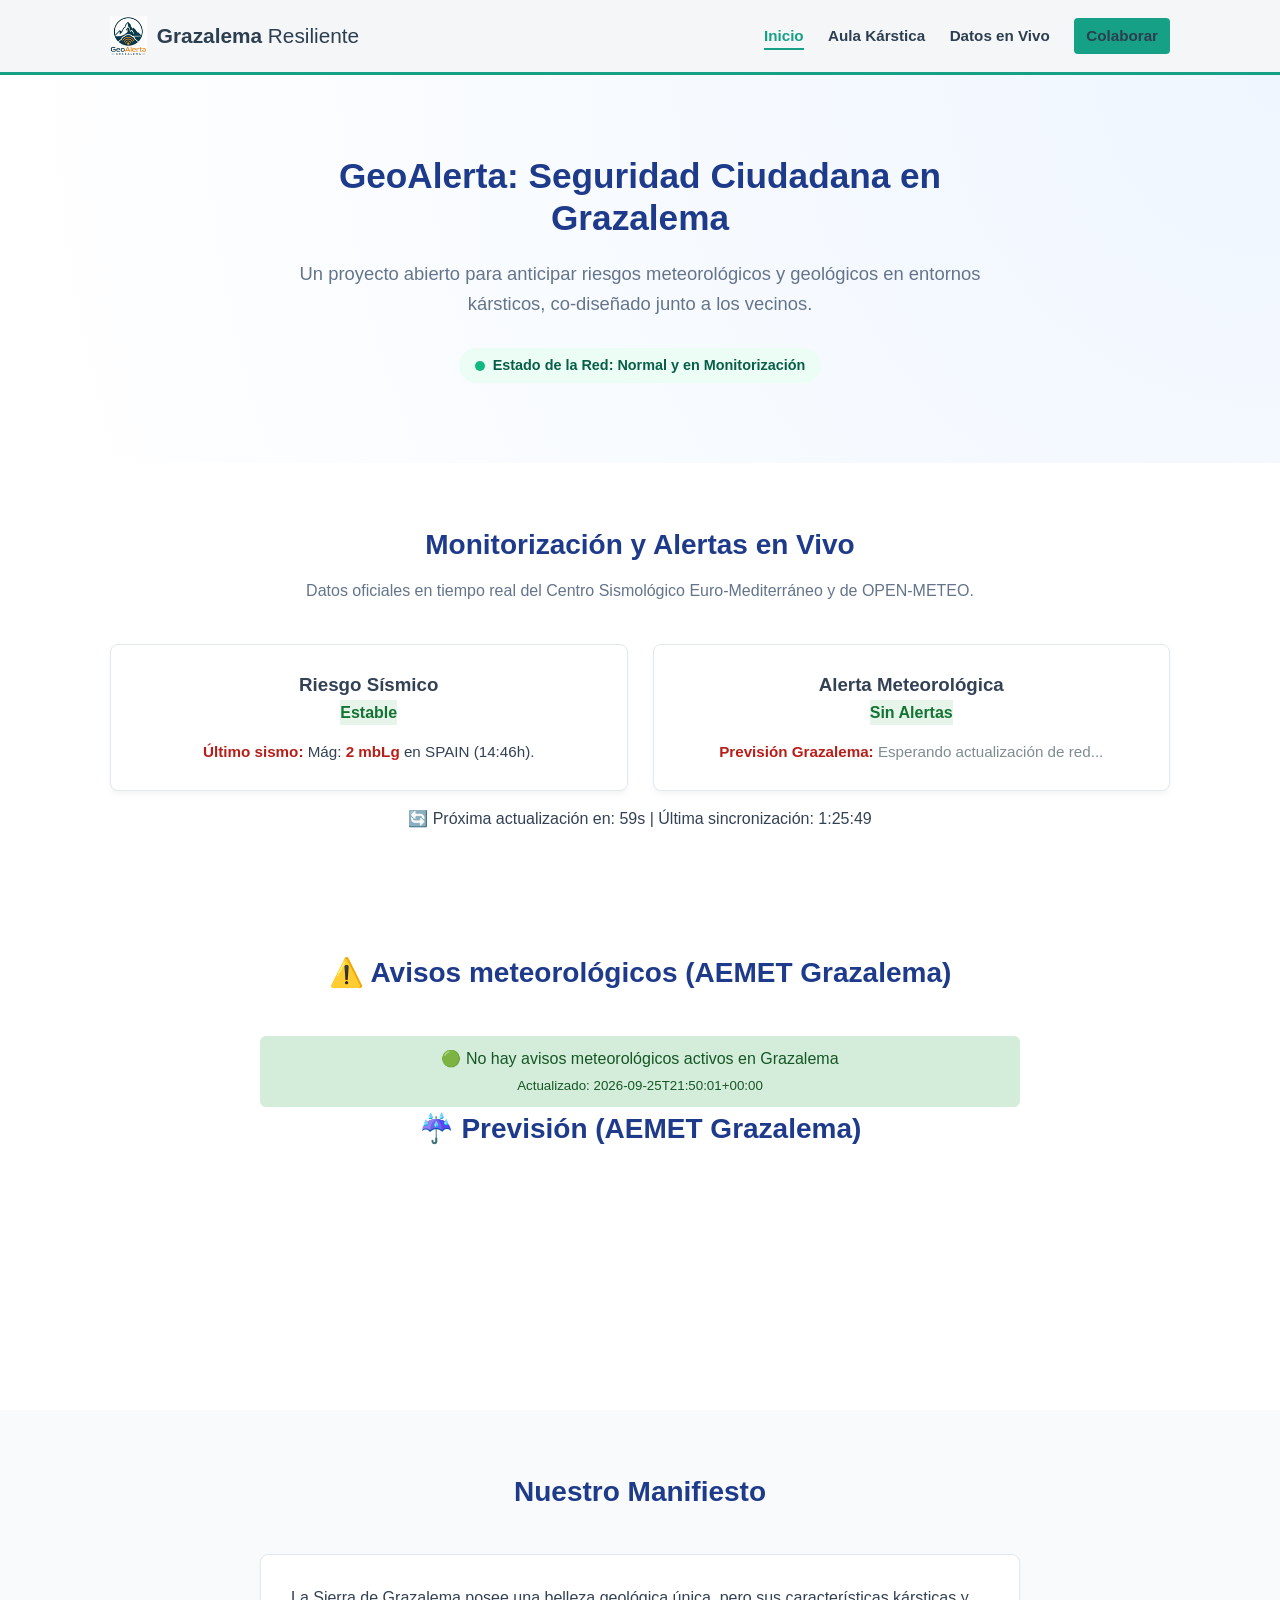
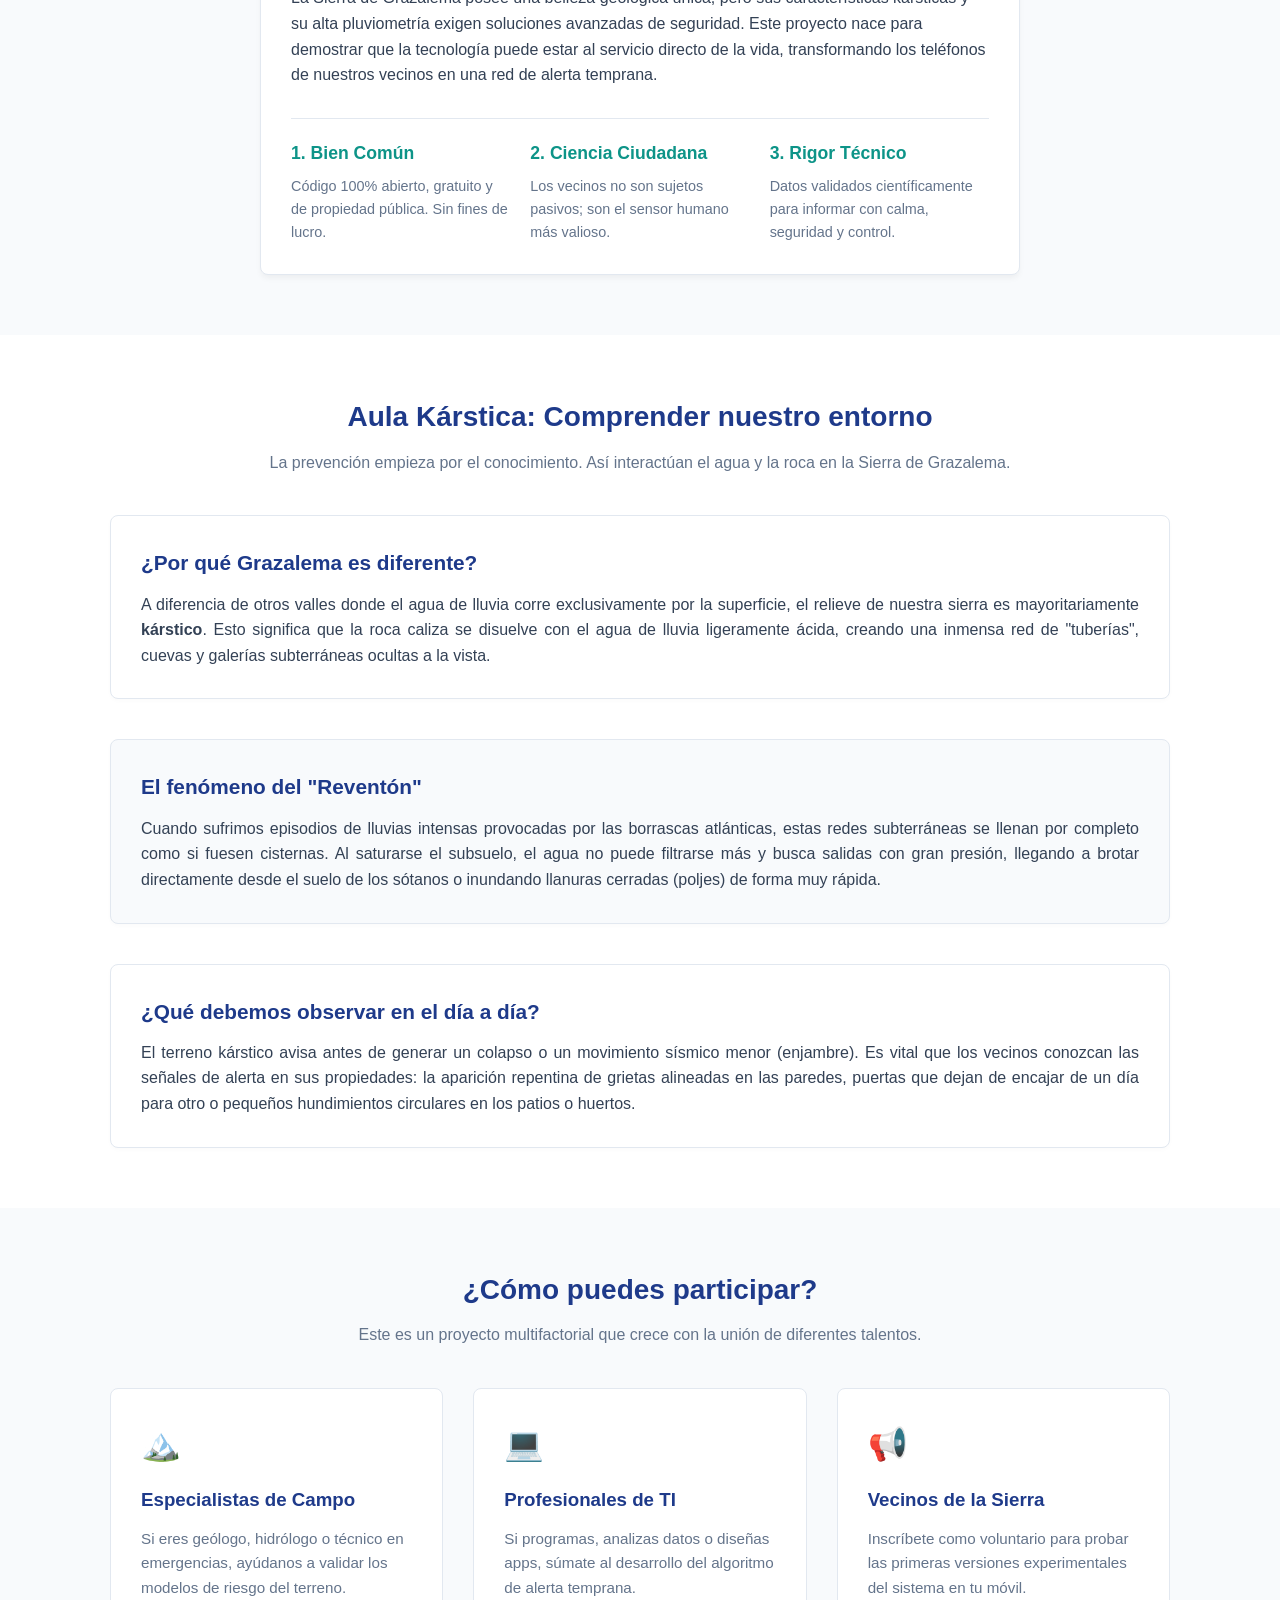
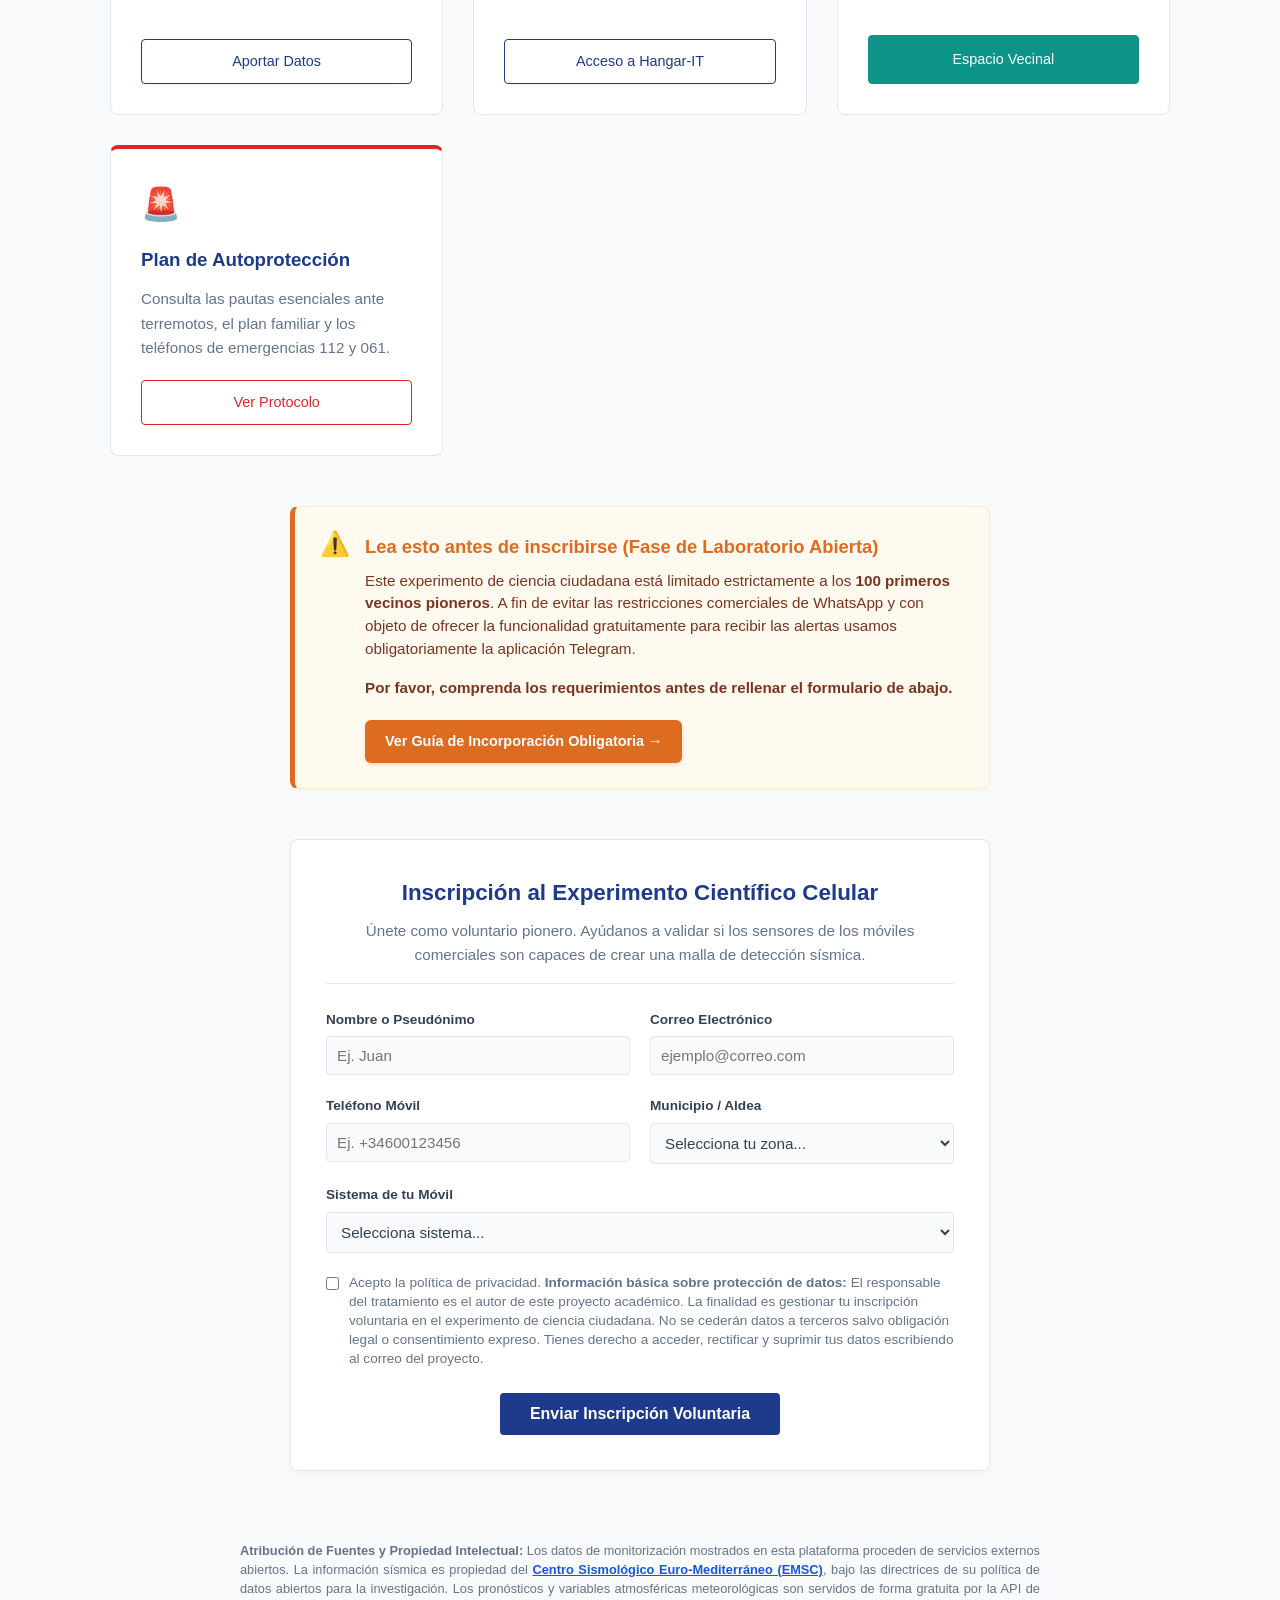
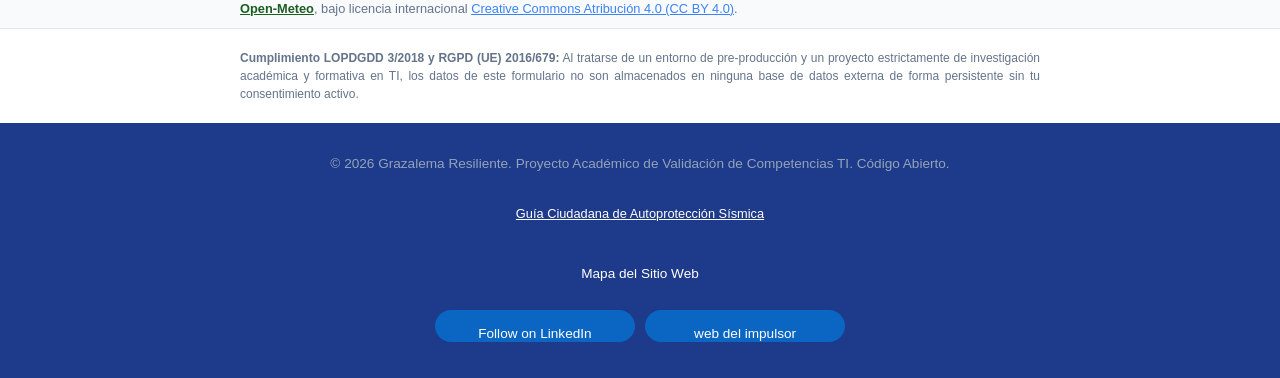
<file: index.html>
<!DOCTYPE html>
<html lang="es">
<head>
    <meta charset="UTF-8">
    <meta name="viewport" content="width=device-width, initial-scale=1.0">
    <title>Grazalema Resiliente - Plataforma de Ciencia Ciudadana</title>
	<meta name="description" content="GeoAlerta - Plataforma de ciencia colaborativa ciudadana para el seguimiento sísmico, alertas meteorológicas y riesgos kársticos en la Sierra de Grazalema.">
    <link rel="stylesheet" href="estilos.css">
</head>
<body>

    <header class="main-header">
        <div class="container header-flex">
            <!-- Bloque de marca único y depurado -->
           <div class="logo-geoalerta" style="display: flex; align-items: center; gap: 10px;">
        	<img src="logo-geoalerta.webp" alt="Logo GeoAlerta" class="brand-image" width="70" height="70">
        	<span style="font-size: 1.3rem; color: #2c3e50;"><strong>Grazalema</strong> Resiliente</span>
      	   </div>
            <nav class="main-nav">
                <a href="#inicio" class="active">Inicio</a>
                <a href="#aula">Aula Kárstica</a>
                <a href="#datos">Datos en Vivo</a>
                <a href="#colabora" class="btn-nav">Colaborar</a>
            </nav>
        </div>
    </header>


<main id="content" role="main">
    <!-- 2. HÉROE PRINCIPAL: TRANSMITE CONTROL Y PROPÓSITO -->
    <section id="inicio" class="hero-section">
        <div class="container container-narrow text-center">
            <h1>GeoAlerta: Seguridad Ciudadana en Grazalema</h1>
            <p class="subtitle">Un proyecto abierto para anticipar riesgos meteorológicos y geológicos en entornos kársticos, co-diseñado junto a los vecinos.</p>
            <div class="status-pill">
                <span class="status-dot green"></span> Estado de la Red: Normal y en Monitorización
            </div>
        </div>
    </section>

     <!-- 3. SECCIÓN DE DATOS EN TIEMPO REAL (Doble Conexión API: EMSC + OPEN-METEO) -->
 <section id="datos" class="content-section">
 <div class="container">
 <h2 class="section-title">Monitorización y Alertas en Vivo</h2>
 <p class="section-subtitle text-center">Datos oficiales en tiempo real del Centro Sismológico Euro-Mediterráneo y de OPEN-METEO.</p>
 
 <div class="panel-monitoreo">
 <!-- Indicador 1: Sismicidad -->
 <div class="indicador-tarjeta">
 <h3>Riesgo Sísmico</h3>
 <div id="semaforo-sismico" class="status-badge alert-verde">Estable</div>
 <p class="info-dinamica"><strong>Último sismo:</strong> <span id="sismo-info">Conectando con EMSC...</span></p>
 </div>

 <!-- Indicador 2: Meteorología Predictiva (Nuevo) -->
 <div class="indicador-tarjeta">
 <h3>Alerta Meteorológica</h3>
 <div id="semaforo-meteo" class="status-badge alert-verde">Sin Alertas</div>
 <p class="info-dinamica"><strong>Previsión Grazalema:</strong> <span id="meteo-info">Conectando con OPEN-METEO...</span></p>
 </div>
 </div>
 
 <div class="sync-banner">
 <p class="nota-datos">🔄 Próxima actualización en: <span id="contador-regresivo">60</span>s | Última sincronización: <span id="hora-sync">--:--:--</span></p>
 </div>
 </div>
 </section>
 
    <!-- SECCIÓN DE AVISOS METEOROLÓGICOS (ESTRUCTURA RESTAURADA) -->
<section id="alertas" class="content-section">
    <div class="container container-narrow">
        
        <!-- Al usar la clase section-title recuperas la tipografía institucional y su tamaño original -->
        <h2 class="section-title">⚠️ Avisos meteorológicos (AEMET Grazalema)</h2>
        
        <!-- El contenedor limpio donde el JavaScript inyectará el cuadro verde o rojo -->
        <div id="contenedor-alertas" class="text-center" style="margin-top: 20px;">
            Cargando alertas...
         </div>
    <div class="container container-narrow">
    <h2 class="section-title"> ☔ Previsión (AEMET Grazalema)</h2>
    	<div id="container" class="text-center" style="margin-top: 20px;">
		<iframe name="iframe_aemet_id33044" width="100%" height="100%" tabindex="0" id="iframe_aemet_id33044" title="Predicción meteorológica de la AEMET para Grazalema" src="https://www.aemet.es/es/eltiempo/prediccion/municipios/mostrarwidget/grazalema-id11019?w=g3p011100011ohmffffffx4f86d9t95b6e9r0s7n2" frameborder="0" scrolling="yes"></iframe>
      	</div>      
     </div>
</section>

    <!-- 4. EL MANIFIESTO: EL CORAZÓN EMOCIONAL -->
    <section class="content-section bg-light">
        <div class="container container-narrow">
            <h2 class="section-title">Nuestro Manifiesto</h2>
            <div class="manifiesto-card">
                <p>La Sierra de Grazalema posee una belleza geológica única, pero sus características kársticas y su alta pluviometría exigen soluciones avanzadas de seguridad. Este proyecto nace para demostrar que la tecnología puede estar al servicio directo de la vida, transformando los teléfonos de nuestros vecinos en una red de alerta temprana.</p>
                
                <div class="pilares-grid">
                    <div class="pilar">
                        <h3>1. Bien Común</h3>
                        <p>Código 100% abierto, gratuito y de propiedad pública. Sin fines de lucro.</p>
                    </div>
                    <div class="pilar">
                        <h3>2. Ciencia Ciudadana</h3>
                        <p>Los vecinos no son sujetos pasivos; son el sensor humano más valioso.</p>
                    </div>
                    <div class="pilar">
                        <h3>3. Rigor Técnico</h3>
                        <p>Datos validados científicamente para informar con calma, seguridad y control.</p>
                    </div>
                </div>
            </div>
        </div>
    </section>

    <!-- 5. SECCIÓN: AULA KÁRSTICA -->
    <section id="aula" class="content-section">
        <div class="container">
            <h2 class="section-title">Aula Kárstica: Comprender nuestro entorno</h2>
            <p class="section-subtitle text-center">La prevención empieza por el conocimiento. Así interactúan el agua y la roca en la Sierra de Grazalema.</p>
            
            <div class="aula-container">
                <div class="aula-bloque">
                    <div class="aula-texto">
                        <h3>¿Por qué Grazalema es diferente?</h3>
                        <p>A diferencia de otros valles donde el agua de lluvia corre exclusivamente por la superficie, el relieve de nuestra sierra es mayoritariamente <strong>kárstico</strong>. Esto significa que la roca caliza se disuelve con el agua de lluvia ligeramente ácida, creando una inmensa red de "tuberías", cuevas y galerías subterráneas ocultas a la vista.</p>
                    </div>
                </div>

                <div class="aula-bloque reverse">
                    <div class="aula-texto">
                        <h3>El fenómeno del "Reventón"</h3>
                        <p>Cuando sufrimos episodios de lluvias intensas provocadas por las borrascas atlánticas, estas redes subterráneas se llenan por completo como si fuesen cisternas. Al saturarse el subsuelo, el agua no puede filtrarse más y busca salidas con gran presión, llegando a brotar directamente desde el suelo de los sótanos o inundando llanuras cerradas (poljes) de forma muy rápida.</p>
                    </div>
                </div>

                <div class="aula-bloque">
                    <div class="aula-texto">
                        <h3>¿Qué debemos observar en el día a día?</h3>
                        <p>El terreno kárstico avisa antes de generar un colapso o un movimiento sísmico menor (enjambre). Es vital que los vecinos conozcan las señales de alerta en sus propiedades: la aparición repentina de grietas alineadas en las paredes, puertas que dejan de encajar de un día para otro o pequeños hundimientos circulares en los patios o huertos.</p>
                    </div>
                </div>
            </div>
        </div>
    </section>

    <!-- 6. LLAMADAS A LA ACCIÓN Y FORMULARIO RGPD -->
    <section id="colabora" class="content-section bg-light">
        <div class="container">
            <h2 class="section-title">¿Cómo puedes participar?</h2>
            <p class="section-subtitle text-center">Este es un proyecto multifactorial que crece con la unión de diferentes talentos.</p>
            
            <div class="cards-grid">
                <div class="action-card">
                    <div class="card-icon">🏔️</div>
                    <h3>Especialistas de Campo</h3>
                    <p>Si eres geólogo, hidrólogo o técnico en emergencias, ayúdanos a validar los modelos de riesgo del terreno.</p>
                    <a href="especialista.html" class="btn-card">Aportar Datos</a>
                </div>

                <div class="action-card">
                    <div class="card-icon">💻</div>
                    <h3>Profesionales de TI</h3>
                    <p>Si programas, analizas datos o diseñas apps, súmate al desarrollo del algoritmo de alerta temprana.</p>
                    <a href="tecnologo.html" class="btn-card">Acceso a Hangar-IT</a>
                </div>

                <div class="action-card">
                    <div class="card-icon">📢</div>
                    <h3>Vecinos de la Sierra</h3>
                    <p>Inscríbete como voluntario para probar las primeras versiones experimentales del sistema en tu móvil.</p>
                    <a href="vecino.html" class="btn-card btn-primary">Espacio Vecinal</a>
                </div>
		
		<div class="action-card" style="border-top: 4px solid #dc2626;">
          	    <div class="card-icon">🚨</div>
          	    <h3>Plan de Autoprotección</h3>
          	    <p>Consulta las pautas esenciales ante terremotos, el plan familiar y los teléfonos de emergencias 112 y 061.</p>
          	    <a href="autoproteccion.html" class="btn-card" style="border-color: #dc2626; color: #dc2626;">Ver Protocolo</a>
        	</div>

            </div>

<!-- BLOQUE DE ADVERTENCIA PREVIA PARA PIONEROS -->
<div class="form-container" style="margin-top: 50px; background-color: #fffaf0; border: 1px solid #feebc8; border-left: 5px solid #dd6b20; padding: 25px; border-radius: 8px; box-shadow: 0 4px 6px rgba(0,0,0,0.02);">
    <div style="display: flex; gap: 15px; align-items: flex-start;">
        <div style="font-size: 1.5rem; line-height: 1;">⚠️</div>
        <div>
            <h4 style="margin: 0 0 8px 0; color: #dd6b20; font-size: 1.15rem; font-weight: bold;">Lea esto antes de inscribirse (Fase de Laboratorio Abierta)</h4>
            <p style="margin: 0 0 15px 0; color: #7b341e; font-size: 0.95rem; line-height: 1.5;">
                Este experimento de ciencia ciudadana está limitado estrictamente a los <strong>100 primeros vecinos pioneros</strong>. A fin de evitar las restricciones comerciales de WhatsApp y con objeto de ofrecer la funcionalidad gratuitamente para recibir las alertas usamos obligatoriamente la aplicación Telegram.
            </p>
            <p style="margin: 0 0 20px 0; color: #7b341e; font-size: 0.95rem; font-weight: bold;">
                Por favor, comprenda los requerimientos antes de rellenar el formulario de abajo.
            </p>
            <a href="pioneros.html" style="display: inline-block; background-color: #dd6b20; color: white; text-decoration: none; padding: 10px 20px; border-radius: 6px; font-weight: bold; font-size: 0.9rem; transition: background-color 0.2s; box-shadow: 0 2px 4px rgba(221,107,32,0.2);">
                Ver Guía de Incorporación Obligatoria →
            </a>
        </div>
    </div>
</div>
			
			
<!-- FORMULARIO DE CAPTACIÓN (CONECTADO A GOOGLE SHEETS) -->
<div id="registro-laboratorio" class="form-container" style="margin-top: 50px;">
    <div class="form-header">
        <h3>Inscripción al Experimento Científico Celular</h3>
        <p>Únete como voluntario pionero. Ayúdanos a validar si los sensores de los móviles comerciales son capaces de crear una malla de detección sísmica.</p>
    </div>
    
    <!-- Se elimina el onsubmit="..." de simulación antigua -->
    <form id="form-colaboradores">
        <!-- Seccion de campos corregida con autocomplete -->
<div class="form-group-row">
    <div class="form-group">
        <label for="nombre">Nombre o Pseudónimo</label>
        <!-- Se añade autocomplete="name" -->
        <input type="text" id="nombre" name="nombre" placeholder="Ej. Juan" autocomplete="name" required>
    </div>
    <div class="form-group">
        <label for="email">Correo Electrónico</label>
        <!-- Se añade autocomplete="email" -->
        <input type="email" id="email" name="email" placeholder="ejemplo@correo.com" autocomplete="email" required>
    </div>
</div>

<div class="form-group-row">
    <div class="form-group">
        <label for="telefono">Teléfono Móvil</label>
        <!-- Se añade autocomplete="tel" -->
        <input type="tel" id="telefono" name="telefono" placeholder="Ej. +34600123456" autocomplete="tel" required>
    </div>
    <div class="form-group">
        <label for="localidad">Municipio / Aldea</label>
        <select id="localidad" name="localidad" required>
            <option value="" disabled selected>Selecciona tu zona...</option>
            <option value="grazalema">Grazalema (Casco Urbano)</option>
            <option value="benamahoma">Benamahoma</option>
            <option value="villaluenga">Villaluenga del Rosario</option>
            <option value="banderillas">Benaocaz</option>
            <option value="otras">Otras localidades de la Sierra</option>
        </select>
    </div>
</div>

        <div class="form-group-row">
            <div class="form-group" style="width: 50%;"> <!-- Mantiene la simetría visual alineado a la izquierda -->
                <label for="dispositivo">Sistema de tu Móvil</label>
                <select id="dispositivo" name="dispositivo" required>
                    <option value="" disabled selected>Selecciona sistema...</option>
                    <option value="android">Android (Google)</option>
                    <option value="ios">iOS (Apple iPhone)</option>
                    <option value="otros">Otros / No estoy seguro</option>
                </select>
            </div>
        </div>

        <!-- CLÁUSULA INFORMATIVA LOPD / RGPD -->
        <div class="form-group-checkbox">
            <input type="checkbox" id="privacidad" name="privacidad" required>
            <label for="privacidad">
                Acepto la política de privacidad. <strong>Información básica sobre protección de datos:</strong> El responsable del tratamiento es el autor de este proyecto académico. La finalidad es gestionar tu inscripción voluntaria en el experimento de ciencia ciudadana. No se cederán datos a terceros salvo obligación legal o consentimiento expreso. Tienes derecho a acceder, rectificar y suprimir tus datos escribiendo al correo del proyecto.
            </label>
        </div>

        <div class="text-center">
            <button type="submit" class="btn-submit">Enviar Inscripción Voluntaria</button>
        </div>
    </form>
</div>

</div>
</section>

 <!-- 6.5. ATRIBUCIÓN DE FUENTES DE DATOS Y CRÉDITOS -->
 <section class="data-credits bg-light">
 <div class="container text-center">
 <p class="legal-text" style="font-size: 0.8rem; color: #64748b; line-height: 1.5; padding: 10px 0;">
  <strong>Atribución de Fuentes y Propiedad Intelectual:</strong> 
  Los datos de monitorización mostrados en esta plataforma proceden de servicios externos abiertos. 
  La información sísmica es propiedad del 
  <a href="https://seismicportal.eu" target="_blank" rel="noopener noreferrer" style="color: #3b82f6; text-decoration: underline;">Centro Sismológico Euro-Mediterráneo (EMSC)</a>, 
  bajo las directrices de su política de datos abiertos para la investigación. 
  Los pronósticos y variables atmosféricas meteorológicas son servidos de forma gratuita por la API de 
  <a href="https://open-meteo.com" target="_blank" rel="noopener noreferrer" style="color: #3b82f6; text-decoration: underline;">Open-Meteo</a>, 
  bajo licencia internacional 
  <a href="https://creativecommons.org" target="_blank" rel="noopener noreferrer" style="color: #3b82f6; text-decoration: underline;">Creative Commons Atribución 4.0 (CC BY 4.0)</a>.
 </p>
 </div>
 </section>

    <!-- 7. TRANSPARENCIA LEGAL -->
    <section class="legal-notice">
        <div class="container text-center">
            <p class="legal-text">
                <strong>Cumplimiento LOPDGDD 3/2018 y RGPD (UE) 2016/679:</strong> Al tratarse de un entorno de pre-producción y un proyecto estrictamente de investigación académica y formativa en TI, los datos de este formulario no son almacenados en ninguna base de datos externa de forma persistente sin tu consentimiento activo.
            </p>
        </div>
    </section>
</main>
    <!-- 8. PIE DE PÁGINA ACADÉMICO -->
     
<footer class="main-footer">
   <div class="container text-center">
     <p>&copy; 2026 Grazalema Resiliente. Proyecto Académico de Validación de Competencias TI. Código Abierto.</p>
    <p style="margin-top: 10px; font-size: 0.8rem;"><a href="autoproteccion.html" style="color: #94a3b8; text-decoration: underline;">Guía Ciudadana de Autoprotección Sísmica</a></p>
    <p><a href="mapa-web.html" style="color: #2e7d32; text-decoration: none; font-size: 0.85rem;">Mapa del Sitio Web</a></p>
	   
      <style>
        .libutton {
          display: flex;
          flex-direction: column;
          justify-content: center;
          padding: 7px;
          text-align: center;
          outline: none;
          text-decoration: none !important;
          color: #ffffff !important;
          width: 200px;
          height: 32px;
          border-radius: 16px;
          background-color: #0A66C2;
          font-family: "SF Pro Text", Helvetica, sans-serif;
        }
      </style>
<a class="libutton" href="https://www.linkedin.com/in/luis-miguel-galacho/" target="_blank">Follow on LinkedIn</a> <a class="libutton" href="https://lmgch.github.io/" target="_blank">web del impulsor</a>
</footer>


    <!-- INYECCIÓN DEL SCRIPT DINÁMICO -->
    <script src="script.js"></script>
    <script src="js/alertas.js"></script>
</body>
</html>
</file>
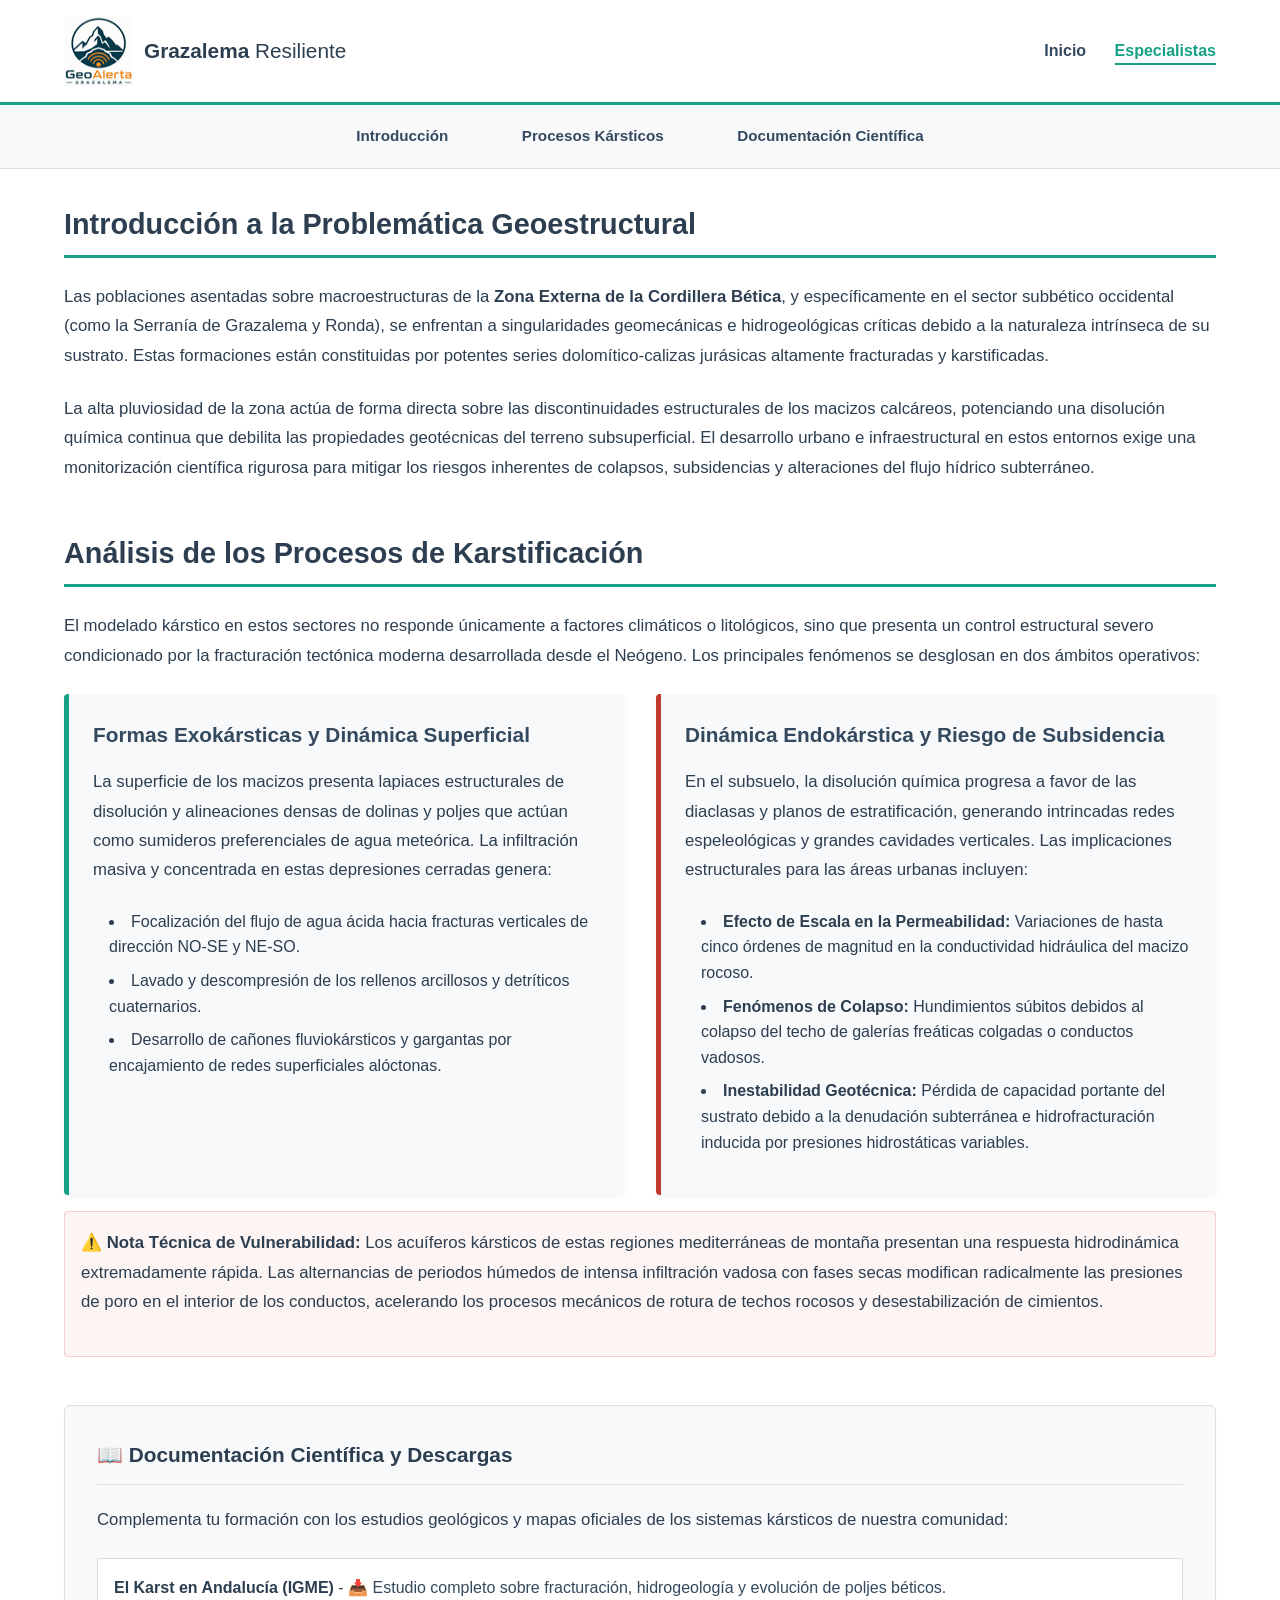
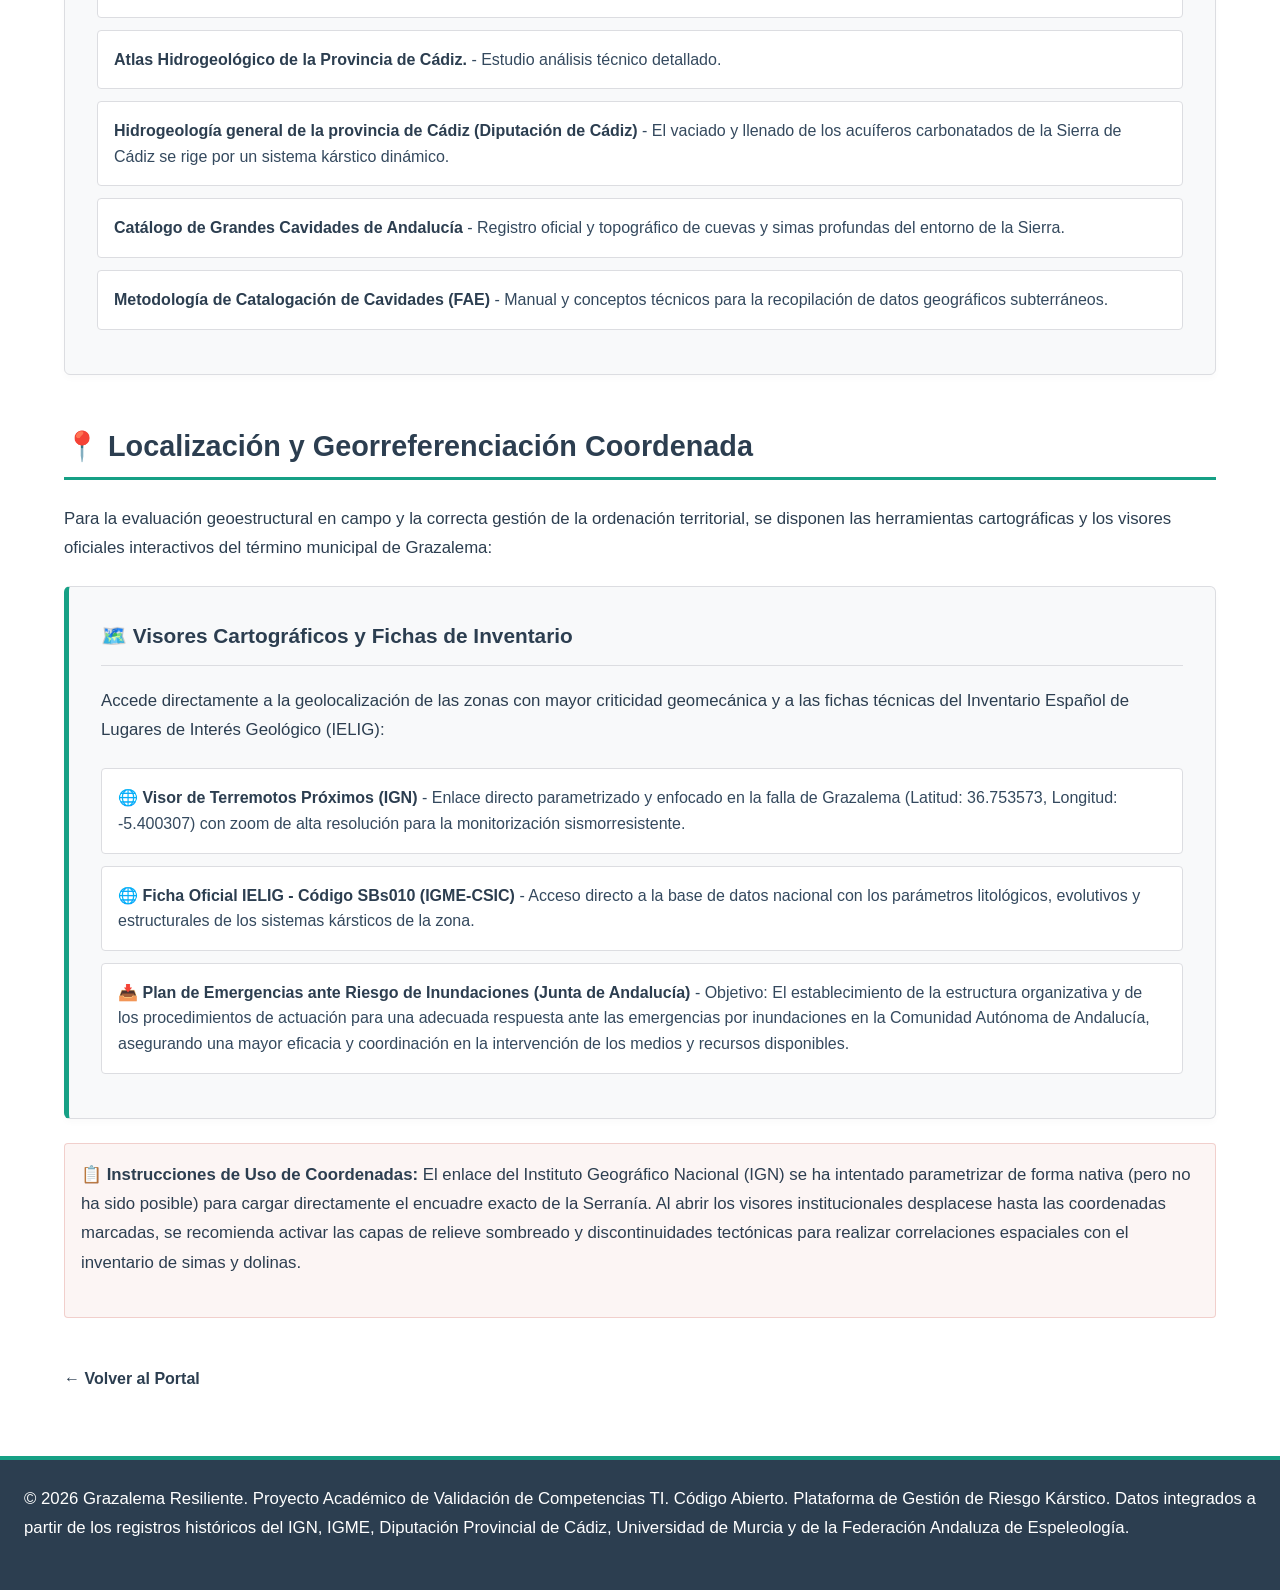
<file: analisis.html>
<!DOCTYPE html>
<html lang="es">
<head>
	<meta name="description" content="Análisis técnico e hidrológico de la Sierra de Grazalema. Consulta documentación científica, mapas georreferenciados e información sobre procesos kársticos.">
	<meta charset="UTF-8">
    <meta name="viewport" content="width=device-width, initial-scale=1.0">
    <title>Grazalema Resiliente - Repositorio de Riesgo Kárstico</title>
    <style>
        /* Variables globales de diseño */
        :root {
            --primary: #2c3e50;
            --secondary: #16a085;
            --accent: #c0392b;
            --light: #f8f9fa;
            --dark: #34495e;
            --text: #2c3e50;
            --border: #dcdde1;
        }

        * {
            box-sizing: border-box;
            margin: 0;
            padding: 0;
        }

        body {
            font-family: 'Segoe UI', Tahoma, Geneva, Verdana, sans-serif;
            line-height: 1.6;
            color: var(--text);
            background-color: #ffffff;
        }

        /* Encabezado Principal Ajustado Claro */
			 header.main-header {
			 background: #ffffff !important; 
			 color: #2c3e50 !important;     
		 	 padding: 1rem 0 !important;     
 			 border-bottom: 3px solid var(--secondary) !important; 
 			 text-align: left; 
 		}


        header h1 {
            font-size: 2.5rem;
            margin-bottom: 0.5rem;
            font-weight: 700;
        }

        header p {
            font-size: 1.1rem;
            opacity: 0.9;
            max-width: 800px;
            margin: 0 auto;
        }

        /* Sub-Navegación Ajustada */
 nav.sub-nav {
 background-color: var(--light);
 border-bottom: 1px solid var(--border);
 position: sticky;
 top: 0;
 z-index: 1000;
 }
 nav.sub-nav ul {
 display: flex;
 justify-content: center;
 list-style: none;
 max-width: 1200px;
 margin: 0 auto;
 }
  nav.sub-nav a {
 display: block;
 padding: 1.2rem 1.8rem; /* Aumentamos el padding vertical para ampliar el área de pulsación */
 color: var(--dark);
 text-decoration: none;
 font-weight: 600;
 font-size: 0.95rem;
 margin: 0 0.5rem;       /* Añadimos separación física lateral entre los botones */
 border-radius: 6px;     /* Redondeamos sutilmente el área interactiva */
 transition: all 0.3s ease;
 }

 nav.sub-nav a:hover {
 color: var(--secondary);
 background-color: rgba(22, 160, 133, 0.05);
 }

		/* Contenedor de Contenido */
        main {
            max-width: 1200px;
            margin: 2rem auto;
            padding: 0 1.5rem;
        }

        section {
            margin-bottom: 3rem;
            scroll-margin-top: 5rem;
        }

        h2 {
            font-size: 1.8rem;
            color: var(--primary);
            border-bottom: 3px solid var(--secondary);
            padding-bottom: 0.5rem;
            margin-bottom: 1.5rem;
        }

        h3 {
            font-size: 1.3rem;
            color: var(--dark);
            margin-bottom: 1rem;
        }

        p {
 margin-bottom: 1.5rem; /* Damos más aire entre un párrafo y el siguiente */
 text-align: left;      /* Alineación limpia a la izquierda (elimina los ríos de espacio) */
 line-height: 1.75;     /* Aumentamos el interlineado para que el texto respire en móviles y PC */
 font-size: 1.05rem;    /* Tamaño ligeramente optimizado para una lectura descansada */
 }


        /* Cuadrícula de Análisis de Mecanismos */
        .grid-analisis {
            display: grid;
            grid-template-columns: 1fr 1fr;
            gap: 2rem;
            margin-top: 1.5rem;
        }

        @media (max-width: 768px) {
            .grid-analisis {
                grid-template-columns: 1fr;
            }
        }

        .tarjeta-mecanismo {
            background: var(--light);
            padding: 1.5rem;
            border-left: 5px solid var(--secondary);
            border-radius: 4px;
            box-shadow: 0 2px 5px rgba(0,0,0,0.05);
        }

        .tarjeta-mecanismo.alerta {
            border-left-color: var(--accent);
        }

        .lista-mecanismos {
            list-style-position: inside;
            margin-left: 1rem;
            margin-bottom: 1rem;
        }

        .lista-mecanismos li {
            margin-bottom: 0.5rem;
        }

        .nota-alerta {
            background-color: rgba(192, 57, 43, 0.05);
            border: 1px solid rgba(192, 57, 43, 0.2);
            border-radius: 4px;
            padding: 1rem;
            margin-top: 1rem;
            margin-bottom: 2rem;
        }

        /* Bloque de Recursos Técnicos y Descargas */
        .recursos-tecnicos {
            background-color: var(--light);
            border: 1px solid var(--border);
            border-radius: 6px;
            padding: 2rem;
            margin-top: 2rem;
            box-shadow: 0 4px 6px rgba(0,0,0,0.02);
        }

        .recursos-tecnicos h3 {
            color: var(--primary);
            display: flex;
            align-items: center;
            gap: 0.5rem;
            border-bottom: 1px solid var(--border);
            padding-bottom: 0.75rem;
            margin-bottom: 1.25rem;
        }

        .lista-descargas {
            list-style: none;
        }

        .lista-descargas li {
            padding: 1rem;
            background: #ffffff;
            border: 1px solid var(--border);
            border-radius: 4px;
            margin-bottom: 0.75rem;
            transition: transform 0.2s ease, box-shadow 0.2s ease;
        }

        .lista-descargas li:hover {
            transform: translateY(-2px);
            box-shadow: 0 4px 10px rgba(0,0,0,0.08);
            border-color: var(--secondary);
        }

        .lista-descargas a {
            color: var(--dark);
            text-decoration: none;
            display: block;
            font-size: 1rem;
        }

        .lista-descargas a strong {
            color: var(--primary);
        }

        .lista-descargas li:hover a strong {
            color: var(--secondary);
        }

        footer {
            background-color: var(--primary);
            color: white;
            text-align: center;
            padding: 1.5rem;
            margin-top: 4rem;
            font-size: 0.9rem;
            border-top: 4px solid var(--secondary);
        }
    </style>
</head>
<body>

  <!-- ENCABEZADO UNIFICADO Y CLARO -->
  <header class="main-header">
    <div class="container header-flex" style="display: flex; align-items: center; justify-content: space-between; max-width: 1200px; margin: 0 auto; padding: 0 1.5rem;">
      
      <!-- Bloque de marca con el logo optimizado de 70x70 -->
      <div class="logo-geoalerta" style="display: flex; align-items: center; gap: 10px;">
        <img src="logo-geoalerta.webp" alt="Logo GeoAlerta" class="brand-image" width="70" height="70">
        <span style="font-size: 1.3rem; color: #2c3e50;"><strong>Grazalema</strong> Resiliente</span>
      </div>

      <!-- Menú de navegación principal con 'Análisis' activo -->
      <nav class="main-nav">
        <a href="index.html" style="margin-right: 1.5rem; text-decoration: none; color: #34495e; font-weight: 600;">Inicio</a>
        <a href="./especialista.html" class="active" style="text-decoration: none; color: #16a085; font-weight: 700; border-bottom: 2px solid #16a085; padding-bottom: 4px;">Especialistas</a>
      </nav>

    </div>
  </header>

  <!-- SUB-MENÚ DE ANÁLISIS (Para saltar a las secciones de esta página) -->
  <nav class="sub-nav">
    <ul>
      <li><a href="#introduccion">Introducción</a></li>
      <li><a href="#mecanismos">Procesos Kársticos</a></li>
      <li><a href="#repositorio">Documentación Científica</a></li>
    </ul>
  </nav>

  <!-- PUNTO DE REFERENCIA PRINCIPAL (Ya integrado correctamente) -->
  <main>

        <section id="introduccion">
            <h2>Introducción a la Problemática Geoestructural</h2>
            <p>Las poblaciones asentadas sobre macroestructuras de la <strong>Zona Externa de la Cordillera Bética</strong>, y específicamente en el sector subbético occidental (como la Serranía de Grazalema y Ronda), se enfrentan a singularidades geomecánicas e hidrogeológicas críticas debido a la naturaleza intrínseca de su sustrato. Estas formaciones están constituidas por potentes series dolomítico-calizas jurásicas altamente fracturadas y karstificadas.</p>
            <p>La alta pluviosidad de la zona actúa de forma directa sobre las discontinuidades estructurales de los macizos calcáreos, potenciando una disolución química continua que debilita las propiedades geotécnicas del terreno subsuperficial. El desarrollo urbano e infraestructural en estos entornos exige una monitorización científica rigurosa para mitigar los riesgos inherentes de colapsos, subsidencias y alteraciones del flujo hídrico subterráneo.</p>
        </section>
        <section id="mecanismos">
            <h2>Análisis de los Procesos de Karstificación</h2>
            <p>El modelado kárstico en estos sectores no responde únicamente a factores climáticos o litológicos, sino que presenta un control estructural severo condicionado por la fracturación tectónica moderna desarrollada desde el Neógeno. Los principales fenómenos se desglosan en dos ámbitos operativos:</p>
            
            <div class="grid-analisis">
                <div class="tarjeta-mecanismo">
                    <h3>Formas Exokársticas y Dinámica Superficial</h3>
                    <p>La superficie de los macizos presenta lapiaces estructurales de disolución y alineaciones densas de dolinas y poljes que actúan como sumideros preferenciales de agua meteórica. La infiltración masiva y concentrada en estas depresiones cerradas genera:</p>
                    <ul class="lista-mecanismos">
                        <li>Focalización del flujo de agua ácida hacia fracturas verticales de dirección NO-SE y NE-SO.</li>
                        <li>Lavado y descompresión de los rellenos arcillosos y detríticos cuaternarios.</li>
                        <li>Desarrollo de cañones fluviokársticos y gargantas por encajamiento de redes superficiales alóctonas.</li>
                    </ul>
                </div>
                
                <div class="tarjeta-mecanismo alerta">
                    <h3>Dinámica Endokárstica y Riesgo de Subsidencia</h3>
                    <p>En el subsuelo, la disolución química progresa a favor de las diaclasas y planos de estratificación, generando intrincadas redes espeleológicas y grandes cavidades verticales. Las implicaciones estructurales para las áreas urbanas incluyen:</p>
                    <ul class="lista-mecanismos">
                        <li><strong>Efecto de Escala en la Permeabilidad:</strong> Variaciones de hasta cinco órdenes de magnitud en la conductividad hidráulica del macizo rocoso.</li>
                        <li><strong>Fenómenos de Colapso:</strong> Hundimientos súbitos debidos al colapso del techo de galerías freáticas colgadas o conductos vadosos.</li>
                        <li><strong>Inestabilidad Geotécnica:</strong> Pérdida de capacidad portante del sustrato debido a la denudación subterránea e hidrofracturación inducida por presiones hidrostáticas variables.</li>
                    </ul>
                </div>
            </div>

            <div class="nota-alerta">
                <p>⚠️ <strong>Nota Técnica de Vulnerabilidad:</strong> Los acuíferos kársticos de estas regiones mediterráneas de montaña presentan una respuesta hidrodinámica extremadamente rápida. Las alternancias de periodos húmedos de intensa infiltración vadosa con fases secas modifican radicalmente las presiones de poro en el interior de los conductos, acelerando los procesos mecánicos de rotura de techos rocosos y desestabilización de cimientos.</p>
            </div>
        </section>

        <section id="repositorio">
            <!-- Bloque de Documentación Científica y Descargas -->
            <div class="recursos-tecnicos">
                <h3>📖 Documentación Científica y Descargas</h3>
                <p>Complementa tu formación con los estudios geológicos y mapas oficiales de los sistemas kársticos de nuestra comunidad:</p>
                
                 <ul class="lista-descargas">
 <li>
 <a href="https://igme.es" target="_blank" rel="noopener noreferrer" aria-label="Descargar PDF: El Karst en Andalucía (IGME). Se abre en una pestaña nueva.">
 <strong>El Karst en Andalucía (IGME)</strong> - 📥
Estudio completo sobre fracturación, hidrogeología y evolución de poljes béticos.
 </a>
 </li>
 <li>
 <a href="https://dipucadiz.es" target="_blank" rel="noopener noreferrer" aria-label="Descargar PDF: Atlas Hidrogeológico de la Provincia de Cádiz. Se abre en una pestaña nueva.">
 <strong>Atlas Hidrogeológico de la Provincia de Cádiz.</strong> - Estudio análisis técnico detallado.
 </a>
 </li>
 <li>
 <a href="https://dipucadiz.es" target="_blank" rel="noopener noreferrer" aria-label="Descargar PDF: Hidrogeología general de la provincia de Cádiz. Se abre en una pestaña nueva.">
 <strong>Hidrogeología general de la provincia de Cádiz (Diputación de Cádiz)</strong> - El vaciado y llenado de los acuíferos carbonatados de la Sierra de Cádiz se rige por un sistema kárstico dinámico.
 </a>
 </li>
 <li>
 <a href="https://um.es" target="_blank" rel="noopener noreferrer" aria-label="Descargar PDF: Catálogo de Grandes Cavidades de Andalucía. Se abre en una pestaña nueva.">
 <strong>Catálogo de Grandes Cavidades de Andalucía</strong> - Registro oficial y topográfico de cuevas y simas profundas del entorno de la Sierra.
 </a>
 </li>
 <li>
 <a href="https://espeleo.com" target="_blank" rel="noopener noreferrer" aria-label="Descargar PDF: Metodología de Catalogación de Cavidades (FAE). Se abre en una pestaña nueva.">
 <strong>Metodología de Catalogación de Cavidades (FAE)</strong> - Manual y conceptos técnicos para la recopilación de datos geográficos subterráneos.
 </a>
 </li>
 </ul>
            </div>
        </section>
        <section id="localizacion">
            <h2>📍 Localización y Georreferenciación Coordenada</h2>
            <p>Para la evaluación geoestructural en campo y la correcta gestión de la ordenación territorial, se disponen las herramientas cartográficas y los visores oficiales interactivos del término municipal de Grazalema:</p>
            
            <div class="recursos-tecnicos" style="margin-top: 1rem; border-left: 5px solid var(--secondary);">
                <h3>🗺️ Visores Cartográficos y Fichas de Inventario</h3>
                <p>Accede directamente a la geolocalización de las zonas con mayor criticidad geomecánica y a las fichas técnicas del Inventario Español de Lugares de Interés Geológico (IELIG):</p>
                
                 <ul class="lista-descargas">
 <li>
 <a href="https://visualizadores.ign.es/tproximos" target="_blank" rel="noopener noreferrer" aria-label="Visitar el Visor de Terremotos Próximos del IGN enfocado en Grazalema. Se abre en una pestaña nueva.">
 🌐 <strong>Visor de Terremotos Próximos (IGN)</strong> - Enlace directo parametrizado y enfocado en la falla de Grazalema (Latitud: 36.753573, Longitud: -5.400307) con zoom de alta resolución para la monitorización sismorresistente.
 </a>
 </li>
 <li>
 <a href="https://info.igme.es/ielig/LIGInfo.aspx?Codigo=SBs010" target="_blank" rel="noopener noreferrer" aria-label="Ver Ficha Oficial IELIG Código SBs010 del IGME-CSIC. Se abre en una pestaña nueva.">
 🌐 <strong>Ficha Oficial IELIG - Código SBs010 (IGME-CSIC)</strong> - Acceso directo a la base de datos nacional con los parámetros litológicos, evolutivos y estructurales de los sistemas kársticos de la zona.
 </a>
 </li>
 <li>
 <a href="https://www.juntadeandalucia.es/export/drupaljda/maqueta_inundaciones_0.pdf" target="_blank" rel="noopener noreferrer" aria-label="Descargar PDF: Plan de Emergencias ante Riesgo de Inundaciones de la Junta de Andalucía. Se abre en una pestaña nueva.">
 📥 <strong>Plan de Emergencias ante Riesgo de Inundaciones (Junta de Andalucía)</strong> - Objetivo: El establecimiento de la estructura organizativa y de los procedimientos de actuación para una adecuada respuesta ante las emergencias por inundaciones en la Comunidad Autónoma de Andalucía, asegurando una mayor eficacia y coordinación en la intervención de los medios y recursos disponibles.
 </a>
 </li>
 </ul>

            </div>
            
            <div class="nota-alerta" style="margin-top: 1.5rem;">
                <p>📋 <strong>Instrucciones de Uso de Coordenadas:</strong> El enlace del Instituto Geográfico Nacional (IGN) se ha intentado parametrizar de forma nativa (pero no ha sido posible) para cargar directamente el encuadre exacto de la Serranía. Al abrir los visores institucionales desplacese hasta las coordenadas marcadas, se recomienda activar las capas de relieve sombreado y discontinuidades tectónicas para realizar correlaciones espaciales con el inventario de simas y dolinas.</p>
            </div>
        </section>
<div class="container header-flex">
            <div class="logo"><a href="index.html" style="text-decoration:none; color:inherit;"><strong>← Volver al Portal</strong></a></div>
            </div>

    </main>


        <!-- 8. PIE DE PÁGINA ACADÉMICO -->
    <footer class="main-footer">
        <div class="container text-center">
            <p>&copy; 2026 Grazalema Resiliente. Proyecto Académico de Validación de Competencias TI. Código Abierto. Plataforma de Gestión de Riesgo Kárstico. Datos integrados a partir de los registros históricos del IGN, IGME, Diputación Provincial de Cádiz, Universidad de Murcia y de la Federación Andaluza de Espeleología.</p>
        </div>
    </footer>

    <!-- INYECCIÓN DEL SCRIPT DINÁMICO -->
    <script src="script.js"></script>
</body>
</html>
</file>
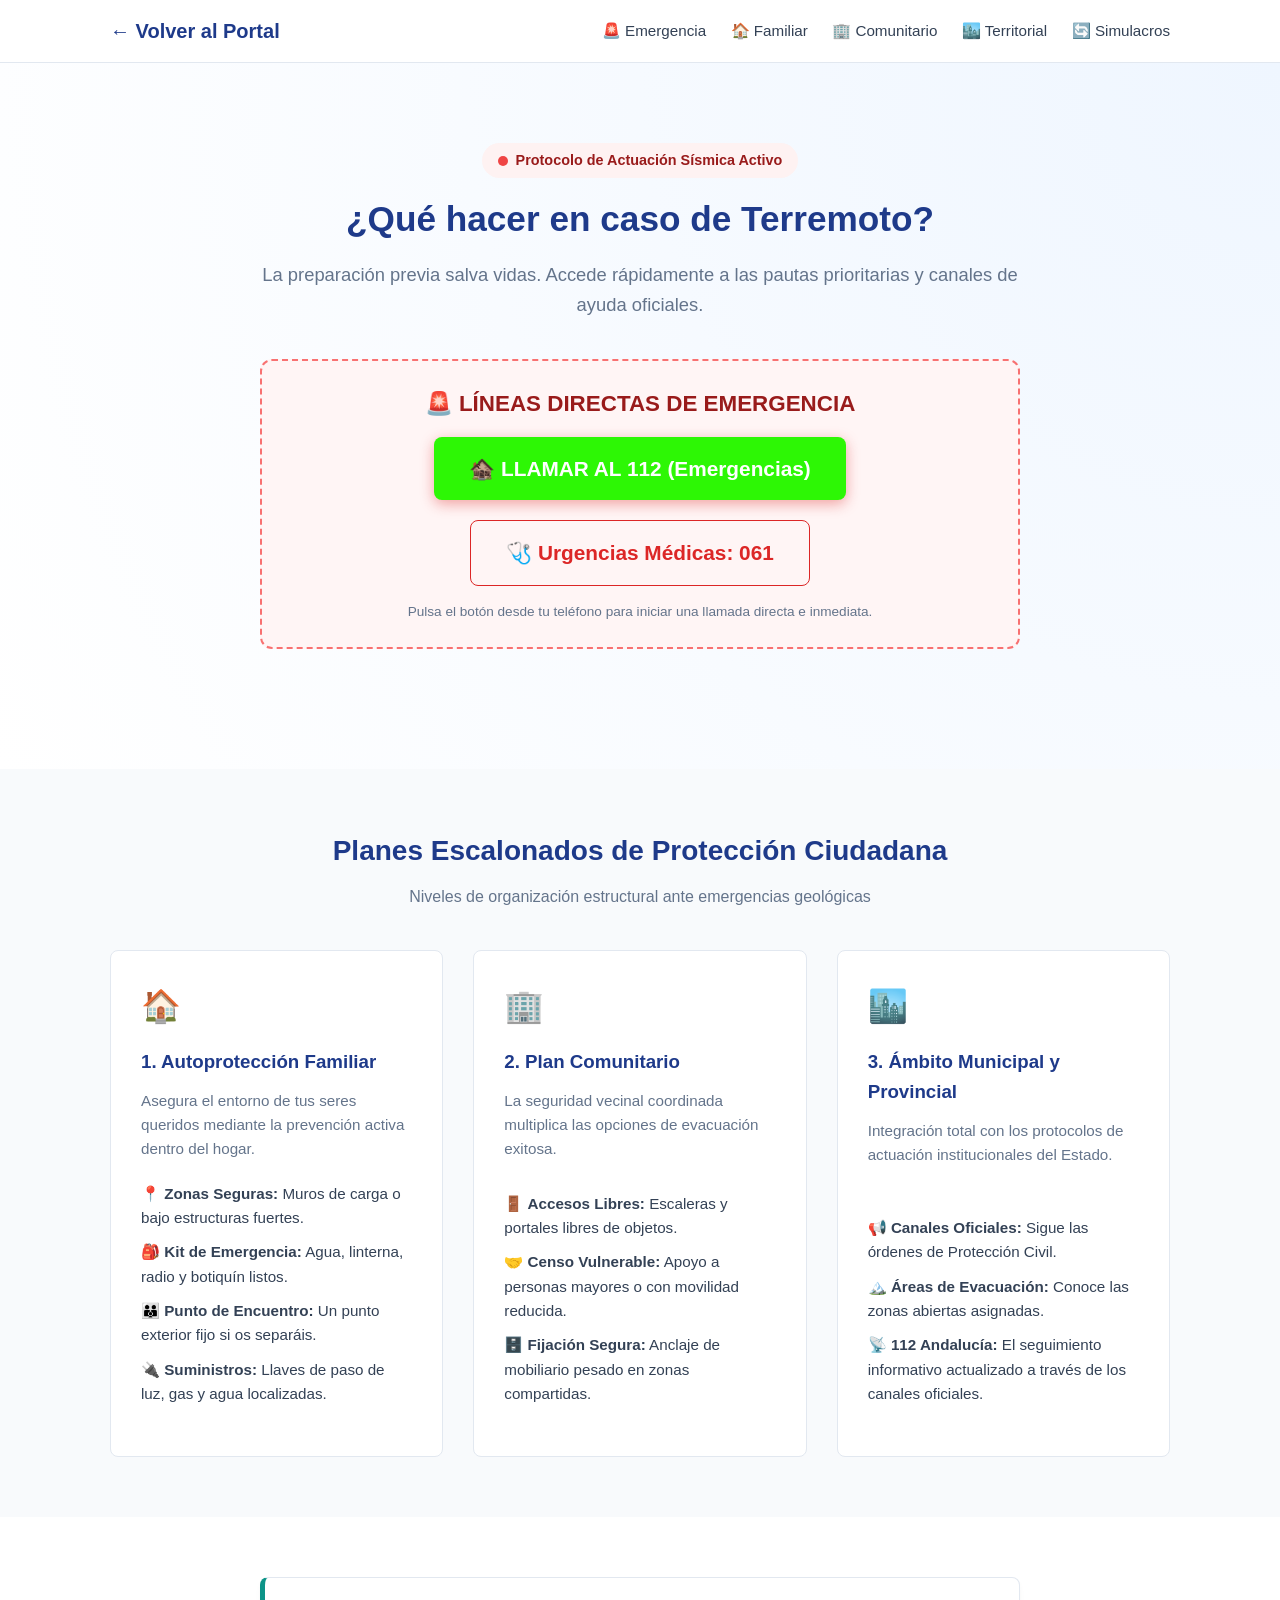
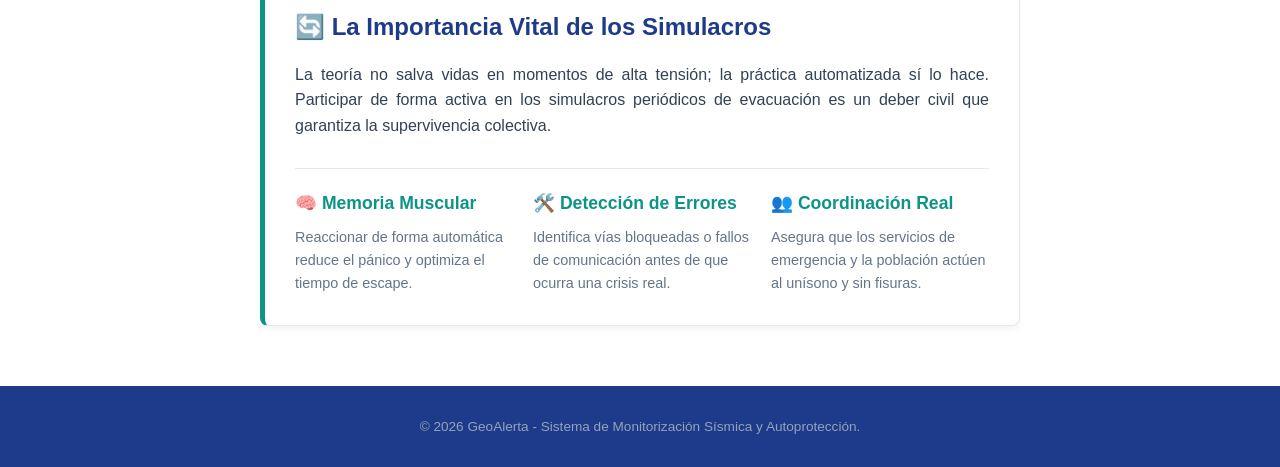
<file: autoproteccion.html>
<!DOCTYPE html>
<html lang="es">
<head>
  <meta name="description" content="Guía de autoprotección y planes de emergencia para los vecinos de Grazalema. Aprende cómo actuar ante riesgos sísmicos, inundaciones y fenómenos meteorológicos.">
  <meta charset="UTF-8">
  <meta name="viewport" content="width=device-width, initial-scale=1.0">
  <title>GeoAlerta | Plan de Autoprotección</title>
  <style>
    /* ==========================================
       TU HOJA DE ESTILOS EXACTA (Páginas 1-10)
       ========================================== */
    html {
      scroll-behavior: smooth;
    }
    :root {
      --primary-color: #1e3a8a; /* Azul institucional */
      --secondary-color: #0d9488; /* Verde azulado de control */
      --text-color: #334155; /* Gris oscuro suave para lectura */
      --bg-light: #f8fafc; /* Fondo gris claro limpio */
      --success-color: #10b981; /* Verde esmeralda para estados normales */
      --border-color: #e2e8f0;
    }
    * {
      box-sizing: border-box;
      margin: 0;
      padding: 0;
    }
    body {
      font-family: -apple-system, BlinkMacSystemFont, "Segoe UI", Roboto, Helvetica, Arial, sans-serif;
      color: var(--text-color);
      line-height: 1.6;
      background-color: #ffffff;
    }
    /* CONTENEDORES ELÁSTICOS */
    .container {
      width: 100%;
      max-width: 1100px;
      margin: 0 auto;
      padding: 0 20px;
    }
    .container-narrow {
      max-width: 800px;
    }
    .text-center { text-align: center; }
    .bg-light { background-color: var(--bg-light); }
    
    /* CABECERA RESUENTEMENTE RESPONSIVA */
    .main-header {
      background: #ffffff;
      border-bottom: 1px solid var(--border-color);
      padding: 15px 0;
      position: sticky;
      top: 0;
      z-index: 100;
    }
    .header-flex {
      display: flex;
      justify-content: space-between;
      align-items: center;
      flex-wrap: wrap;
    }
    .logo {
      font-size: 1.25rem;
      color: var(--primary-color);
    }
    .main-nav a {
      color: var(--text-color);
      text-decoration: none;
      margin-left: 20px;
      font-size: 0.95rem;
      font-weight: 500;
    }
    .main-nav a.active, .main-nav a:hover {
      color: var(--secondary-color);
    }
    
    /* SECCIÓN HÉROE */
    .hero-section {
      padding: 80px 0;
      background: radial-gradient(circle at top right, #eff6ff 0%, #ffffff 100%);
    }
    h1 {
      font-size: 2.2rem;
      color: var(--primary-color);
      margin-bottom: 20px;
      line-height: 1.2;
    }
    .subtitle {
      font-size: 1.15rem;
      color: #64748b;
      margin-bottom: 30px;
    }
    
    /* PÍLDORA DE ESTADO */
    .status-pill {
      display: inline-flex;
      align-items: center;
      background: #ecfdf5;
      color: #065f46;
      padding: 6px 16px;
      border-radius: 20px;
      font-size: 0.9rem;
      font-weight: 600;
    }
    .status-dot {
      width: 10px;
      height: 10px;
      background-color: var(--success-color);
      border-radius: 50%;
      margin-right: 8px;
    }
    
    /* SECCIONES Y CONTENIDOS */
    .content-section {
      padding: 60px 0;
    }
    .section-title {
      font-size: 1.75rem;
      color: var(--primary-color);
      text-align: center;
      margin-bottom: 40px;
    }
    .section-subtitle {
      color: #64748b;
      margin-top: -30px;
      margin-bottom: 40px;
    }
    
    /* MANIFIESTO CARD */
    .manifiesto-card {
      background: #ffffff;
      border: 1px solid var(--border-color);
      padding: 30px;
      border-radius: 8px;
      box-shadow: 0 4px 6px -1px rgba(0, 0, 0, 0.05);
    }
    .pilares-grid {
      display: grid;
      grid-template-columns: repeat(auto-fit, minmax(200px, 1fr));
      gap: 20px;
      margin-top: 30px;
      border-top: 1px solid var(--border-color);
      padding-top: 20px;
    }
    .pilar h3 {
      color: var(--secondary-color);
      font-size: 1.1rem;
      margin-bottom: 8px;
    }
    .pilar p {
      font-size: 0.9rem;
      color: #64748b;
    }
    
    /* TARJETAS DE ACCIÓN TRICOLUMNA */
    .cards-grid {
      display: grid;
      grid-template-columns: repeat(auto-fit, minmax(280px, 1fr));
      gap: 30px;
    }
    .action-card {
      background: #ffffff;
      border: 1px solid var(--border-color);
      padding: 30px;
      border-radius: 8px;
      display: flex;
      flex-direction: column;
    }
    .card-icon {
      font-size: 2rem;
      margin-bottom: 15px;
    }
    .action-card h3 {
      color: var(--primary-color);
      margin-bottom: 12px;
    }
    .action-card p {
      font-size: 0.95rem;
      color: #64748b;
      margin-bottom: 20px;
      flex-grow: 1;
    }
    
    .btn-card {
      display: inline-block;
      text-align: center;
      padding: 10px;
      border: 1px solid var(--primary-color);
      color: var(--primary-color);
      text-decoration: none;
      border-radius: 4px;
      font-weight: 500;
      font-size: 0.9rem;
      transition: background 0.2s;
    }
    .btn-card:hover {
      background: #f1f5f9;
    }
    .btn-primary {
      background: var(--secondary-color);
      border-color: var(--secondary-color);
      color: #ffffff;
      display: inline-block;
      text-align: center;
      padding: 10px;
      text-decoration: none;
      border-radius: 4px;
      font-weight: 500;
      font-size: 0.9rem;
      transition: background 0.2s;
    }
    .btn-primary:hover {
      background: #0b7a70;
      color: #ffffff;
    }
    
    /* PIE DE PÁGINA */
    .main-footer {
      background: var(--primary-color);
      color: #94a3b8;
      padding: 30px 0;
      font-size: 0.85rem;
    }
    
    /* DISEÑO ADAPTABLE (MÓVILES) */
    @media (max-width: 768px) {
      .header-flex { flex-direction: column; text-align: center; }
      .main-nav { margin-top: 15px; }
      .main-nav a { margin: 0 10px; font-size: 0.85rem; }
      h1 { font-size: 1.75rem; }
    }
  </style>
</head>
<body>

  <!-- CABECERA RESUENTEMENTE RESPONSIVA -->
  <!-- CABECERA CON ENLACE DE RETORNO AL PORTAL -->
  <header class="main-header">
    <div class="container header-flex">
      <!-- Enlace idéntico al de las demás subpáginas -->
      <div class="logo">
        <a href="index.html" style="text-decoration: none; color: inherit;">
          <strong>← Volver al Portal</strong>
        </a>
      </div>
      
      <!-- Navegación interna por apartados -->
      <nav class="main-nav">
        <a href="#emergencia">🚨 Emergencia</a>
        <a href="#familiar">🏠 Familiar</a>
        <a href="#comunitario">🏢 Comunitario</a>
        <a href="#institucional">🏙️ Territorial</a>
        <a href="#simulacros">🔄 Simulacros</a>
      </nav>
    </div>
  </header>

  <!-- SECCIÓN HÉROE CON LLAMADA INMEDIATA -->
  <section id="emergencia" class="hero-section text-center">
    <div class="container container-narrow">
      <div class="status-pill" style="background: #fef2f2; color: #991b1b; margin-bottom: 20px;">
        <span class="status-dot" style="background-color: #ef4444;"></span>
        Protocolo de Actuación Sísmica Activo
      </div>
      <h1>¿Qué hacer en caso de Terremoto?</h1>
      <p class="subtitle">La preparación previa salva vidas. Accede rápidamente a las pautas prioritarias y canales de ayuda oficiales.</p>
      
      <!-- BOTÓN DE LLAMADA PROMINENTE (MÓVIL) -->
      <div style="margin: 40px 0; padding: 25px; background: #fff5f5; border: 2px dashed #f87171; border-radius: 12px;">
        <h3 style="color: #991b1b; margin-bottom: 15px; font-size: 1.4rem;">🚨 LÍNEAS DIRECTAS DE EMERGENCIA</h3>
        <div style="display: flex; gap: 20px; justify-content: center; flex-wrap: wrap;">
          <a href="tel:112" class="btn-primary" style="background: #2df705; border-color: #dc2626; padding: 15px 35px; font-size: 1.3rem; font-weight: bold; border-radius: 8px; box-shadow: 0 4px 14px rgba(220, 38, 38, 0.4);">
            🏚️ LLAMAR AL 112 (Emergencias)
          </a>
          <a href="tel:061" class="btn-card" style="border-color: #dc2626; color: #dc2626; padding: 15px 35px; font-size: 1.3rem; font-weight: bold; border-radius: 8px;">
            🩺 Urgencias Médicas: 061
          </a>
        </div>
        <p style="margin-top: 15px; font-size: 0.85rem; color: #64748b;">Pulsa el botón desde tu teléfono para iniciar una llamada directa e inmediata.</p>
      </div>
    </div>
  </section>

  <!-- CUERPO PRINCIPAL DE AUTOPROTECCIÓN -->
  <main class="content-section bg-light">
    <div class="container">
      <h2 class="section-title">Planes Escalonados de Protección Ciudadana</h2>
      <p class="section-subtitle text-center">Niveles de organización estructural ante emergencias geológicas</p>
      
      <div class="cards-grid">
        <!-- 1. FAMILIAR -->
        <article id="familiar" class="action-card">
          <div class="card-icon">🏠</div>
          <h3>1. Autoprotección Familiar</h3>
          <p>Asegura el entorno de tus seres queridos mediante la prevención activa dentro del hogar.</p>
          <ul style="list-style: none; font-size: 0.95rem; color: #334155; margin-bottom: 20px; display: flex; flex-direction: column; gap: 10px;">
            <li>📍 <strong>Zonas Seguras:</strong> Muros de carga o bajo estructuras fuertes.</li>
            <li>🎒 <strong>Kit de Emergencia:</strong> Agua, linterna, radio y botiquín listos.</li>
            <li>👪 <strong>Punto de Encuentro:</strong> Un punto exterior fijo si os separáis.</li>
            <li>🔌 <strong>Suministros:</strong> Llaves de paso de luz, gas y agua localizadas.</li>
          </ul>
        </article>

        <!-- 2. COMUNITARIO -->
        <article id="comunitario" class="action-card">
          <div class="card-icon">🏢</div>
          <h3>2. Plan Comunitario</h3>
          <p>La seguridad vecinal coordinada multiplica las opciones de evacuación exitosa.</p>
          <ul style="list-style: none; font-size: 0.95rem; color: #334155; margin-bottom: 20px; display: flex; flex-direction: column; gap: 10px;">
            <li>🚪 <strong>Accesos Libres:</strong> Escaleras y portales libres de objetos.</li>
            <li>🤝 <strong>Censo Vulnerable:</strong> Apoyo a personas mayores o con movilidad reducida.</li>
            <li>🗄️ <strong>Fijación Segura:</strong> Anclaje de mobiliario pesado en zonas compartidas.</li>
          </ul>
        </article>

      <!-- 3. TERRITORIAL -->
      <article id="institucional" class="action-card">
        <div class="card-icon">🏙️</div>
        <h3>3. Ámbito Municipal y Provincial</h3>
        <p>Integración total con los protocolos de actuación institucionales del Estado.</p>
        <ul style="list-style: none; font-size: 0.95rem; color: #334155; margin-bottom: 20px; display: flex; flex-direction: column; gap: 10px;">
          <li>📢 <strong>Canales Oficiales:</strong> Sigue las órdenes de Protección Civil.</li>
          <li>🏔️ <strong>Áreas de Evacuación:</strong> Conoce las zonas abiertas asignadas.</li>
          <li>📡 <strong>112 Andalucía:</strong> El seguimiento informativo actualizado a través de los canales oficiales.</li>
        </ul>
      </article>
    </div>
  </div>
</main>

<!-- SECCIÓN IMPORTANCIA VITAL SIMULACROS -->
<section id="simulacros" class="content-section">
  <div class="container container-narrow">
    <div class="manifiesto-card" style="border-left: 5px solid var(--secondary-color);">
      <h3 style="color: var(--primary-color); margin-bottom: 15px; font-size: 1.5rem;">🔄 La Importancia Vital de los Simulacros</h3>
      <p style="text-align: justify; margin-bottom: 20px;">
        La teoría no salva vidas en momentos de alta tensión; la práctica automatizada sí lo hace. Participar de forma activa en los simulacros periódicos de evacuación es un deber civil que garantiza la supervivencia colectiva.
      </p>
      <div class="pilares-grid">
        <div class="pilar">
          <h3>🧠 Memoria Muscular</h3>
          <p>Reaccionar de forma automática reduce el pánico y optimiza el tiempo de escape.</p>
        </div>
        <div class="pilar">
          <h3>🛠️ Detección de Errores</h3>
          <p>Identifica vías bloqueadas o fallos de comunicación antes de que ocurra una crisis real.</p>
        </div>
        <div class="pilar">
          <h3>👥 Coordinación Real</h3>
          <p>Asegura que los servicios de emergencia y la población actúen al unísono y sin fisuras.</p>
        </div>
      </div>
    </div>
  </div>
</section>

<!-- PIE DE PÁGINA REUTILIZADO -->
<footer class="main-footer text-center">
  <div class="container">
    <p>© 2026 GeoAlerta - Sistema de Monitorización Sísmica y Autoprotección.</p>
  </div>
</footer>
</file>
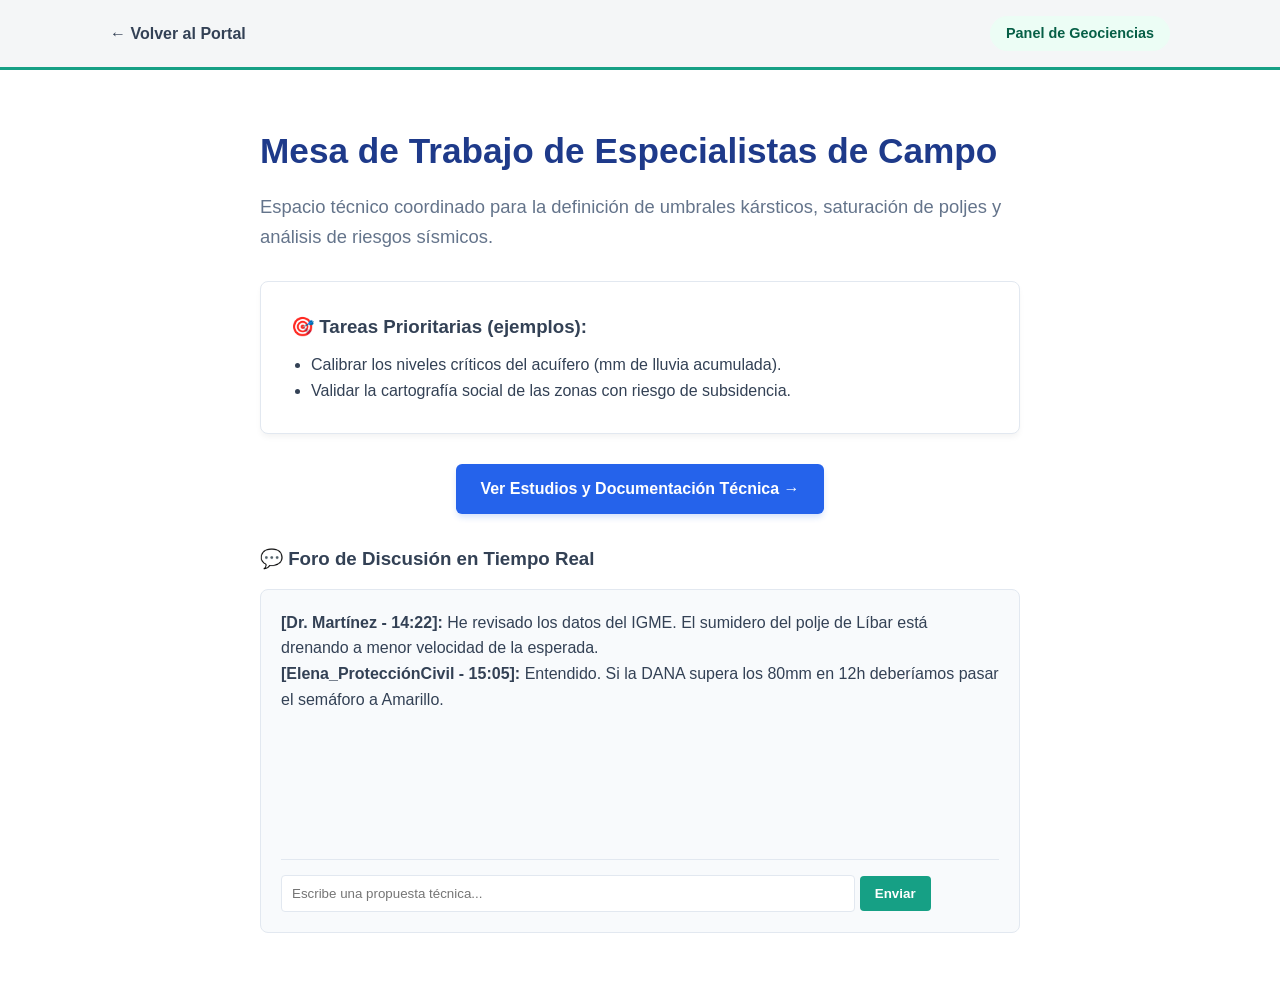
<file: especialista.html>
<!DOCTYPE html>
<html lang="es">
<head>
	<meta name="description" content="Portal técnico para especialistas de campo en la Sierra de Grazalema. Acceso a instrumentación, registro de datos geológicos y protocolos de monitorización.">
    <meta charset="UTF-8">
    <meta name="viewport" content="width=device-width, initial-scale=1.0">
    <title>Mesa Especialistas - Grazalema Resiliente</title>
    <link rel="stylesheet" href="estilos.css">
</head>
<body>
    <header class="main-header">
        <div class="container header-flex">
            <div class="logo"><a href="index.html" style="text-decoration:none; color:inherit;"><strong>← Volver al Portal</strong></a></div>
            <span class="status-pill">Panel de Geociencias</span>
        </div>
    </header>

    <section class="content-section">
        <div class="container container-narrow">
            <h1>Mesa de Trabajo de Especialistas de Campo</h1>
            <p class="subtitle">Espacio técnico coordinado para la definición de umbrales kársticos, saturación de poljes y análisis de riesgos sísmicos.</p>
            
            <!-- Panel de Objetivos del Colectivo -->
            <div class="manifiesto-card" style="margin-bottom: 30px;">
                <h3>🎯 Tareas Prioritarias (ejemplos):</h3>
                <ul style="margin-left: 20px; padding-top: 10px;">
                    <li>Calibrar los niveles críticos del acuífero (mm de lluvia acumulada).</li>
                    <li>Validar la cartografía social de las zonas con riesgo de subsidencia.</li>
                </ul>
            </div>
		<div style="text-align: center; margin: 30px 0;">
    		<a href="analisis.html" style="display: inline-block; background: #2563eb; color: #ffffff; padding: 12px 24px; border-radius: 6px; text-decoration: none; font-weight: bold; font-family: sans-serif; box-shadow: 0 4px 6px -1px rgba(37, 99, 235, 0.2);">
        	Ver Estudios y Documentación Técnica →
    		</a>
	    </div>
            <!-- Espacio de Organización / Simulación de Chat Técnico -->
            <h3>💬 Foro de Discusión en Tiempo Real</h3>
            <div class="chat-container" style="border: 1px solid var(--border-color); border-radius: 8px; padding: 20px; background: var(--bg-light); margin-top: 15px;">
                <div style="height: 250px; overflow-y: auto; margin-bottom: 15px; border-bottom: 1px solid var(--border-color); padding-bottom: 10px;">
                    <p><strong>[Dr. Martínez - 14:22]:</strong> He revisado los datos del IGME. El sumidero del polje de Líbar está drenando a menor velocidad de la esperada.</p>
                    <p><strong>[Elena_ProtecciónCivil - 15:05]:</strong> Entendido. Si la DANA supera los 80mm en 12h deberíamos pasar el semáforo a Amarillo.</p>
                </div>
                <input type="text" placeholder="Escribe una propuesta técnica..." style="width: 80%; padding: 10px; border: 1px solid var(--border-color); border-radius: 4px;">
                <button class="btn-nav" style="padding: 10px 15px; border: none; cursor: pointer;">Enviar</button>
            </div>
        </div>
    </section>
</body>
</html>
</file>
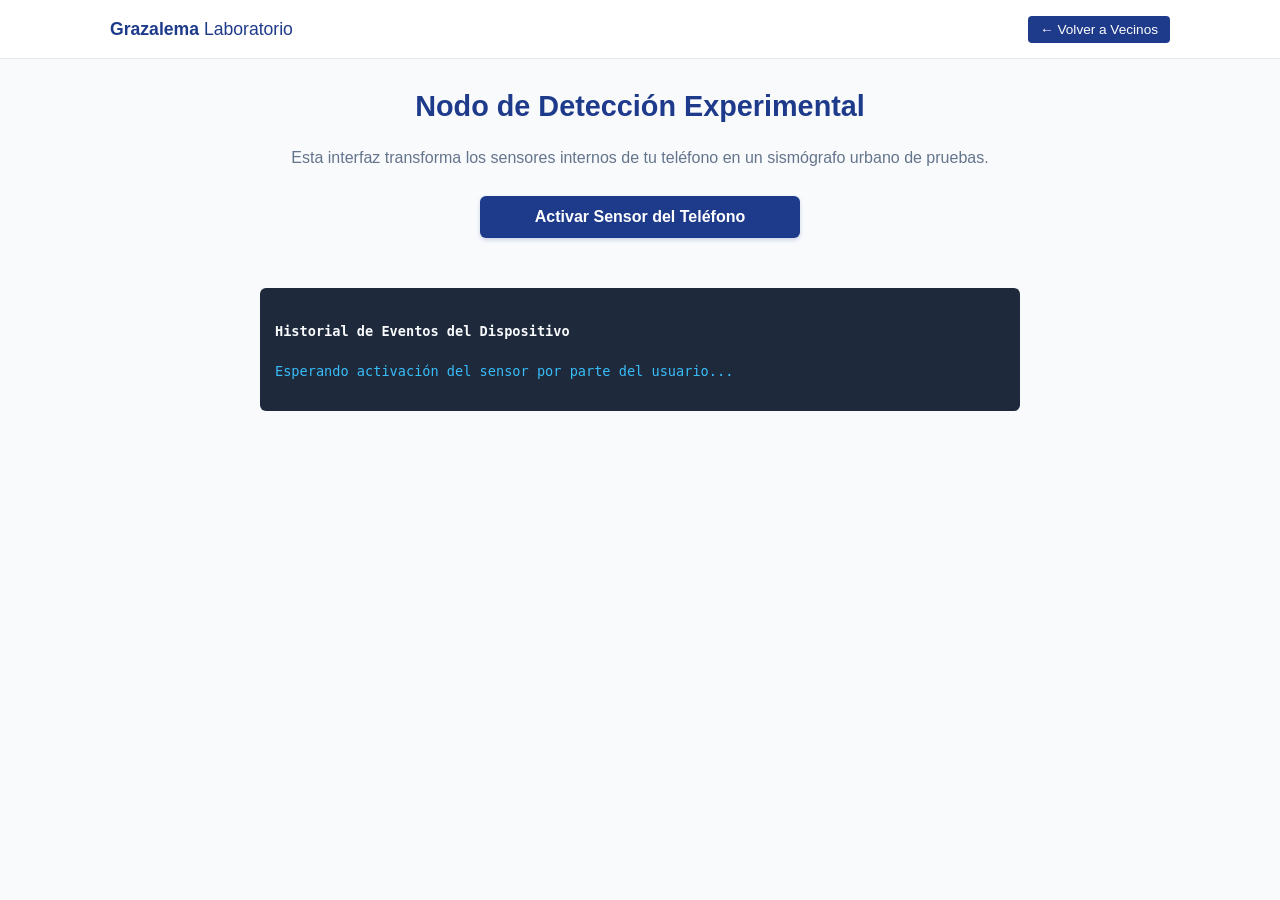
<file: experimento.html>
<!DOCTYPE html>
<html lang="es">
<head>
    <meta name="description" content="Simulador e interactivo de procesos geológicos en Grazalema. Experimenta en vivo con la sismicidad, la disolución kárstica y la respuesta del terreno.">
    <meta charset="UTF-8">
    <meta name="viewport" content="width=device-width, initial-scale=1.0">
    <title>Laboratorio Ciudadano - Sensor Celular</title>
    <style>
/* ==========================================================================
   PARCHE DE ESTILOS BASE (RECUPERACIÓN)
   ========================================================================== */
body {
    font-family: -apple-system, BlinkMacSystemFont, "Segoe UI", Roboto, Arial, sans-serif;
    color: #334155;
    background-color: #f8fafc;
    line-height: 1.6;
    margin: 0;
    padding: 0;
}
.container {
    width: 100%;
    max-width: 1100px;
    margin: 0 auto;
    padding: 0 20px;
    box-sizing: border-box;
}
.container-narrow {
    max-width: 800px;
}
.main-header {
    background: #ffffff;
    border-bottom: 1px solid #e2e8f0;
    padding: 15px 0;
}
.header-flex {
    display: flex;
    justify-content: space-between;
    align-items: center;
}
.logo {
    font-size: 1.1rem;
    color: #1e3a8a;
}
.btn-nav {
    background: #1e3a8a;
    color: #ffffff !important;
    padding: 6px 12px;
    border-radius: 4px;
    text-decoration: none;
    font-size: 0.85rem;
}
.text-center {
    text-align: center;
}
h2 {
    color: #1e3a8a;
    font-size: 1.8rem;
    margin-bottom: 10px;
}
.subtitle {
    color: #64748b;
    font-size: 1rem;
    margin-bottom: 25px;
}
   /* ==========================================================================
   RESTAURACIÓN DEL BOTÓN DE ACTIVACIÓN
   ========================================================================== */
.btn-submit {
    background-color: #1e3a8a; /* Azul institucional */
    color: #ffffff;
    border: none;
    padding: 12px 24px;
    font-size: 1rem;
    font-weight: 600;
    border-radius: 6px;
    cursor: pointer;
    transition: background-color 0.2s ease, transform 0.1s ease;
    width: 100%; /* Ocupa todo el ancho en móviles para facilitar el clic */
    max-width: 320px; /* Evita que se estire demasiado en pantallas grandes */
    box-shadow: 0 2px 4px rgba(30, 58, 138, 0.2);
    margin: 0 auto 25px auto;
    display: inline-block;
}

.btn-submit:hover {
    background-color: #1d4ed8; /* Azul un poco más claro al pasar el ratón */
}

.btn-submit:active {
    transform: scale(0.98); /* Pequeño efecto de pulsación al hacer clic */
}

        /* ==========================================================================
            Añadimos los elementos visuales interactivos de la versión 1
           ========================================================================== */
        .ejes-container {
            display: flex;
            gap: 10px;
            margin: 20px 0;
            justify-content: space-between;
        }
        .eje-card {
            flex: 1;
            background: #ffffff;
            border: 1px solid var(--border-color);
            border-radius: 6px;
            padding: 15px;
            font-weight: bold;
            text-align: center;
            font-size: 1.1rem;
        }
        .eje-card span {
            display: block;
            color: var(--primary-color);
            font-size: 1.5rem;
            margin-top: 5px;
        }
        .vibracion-barra-bg {
            height: 12px;
            background: #e2e8f0;
            border-radius: 6px;
            overflow: hidden;
            margin-top: 15px;
        }
        .vibracion-barra-fg {
            height: 100%;
            width: 0%;
            background: #ef4444; /* Rojo de alerta para la vibración */
            transition: width 0.1s ease-out;
        }
        .log-container {
            background: #1e293b;
            color: #f8fafc;
            padding: 15px;
            border-radius: 6px;
            font-family: monospace;
            text-align: left;
            font-size: 0.85rem;
            max-height: 150px;
            overflow-y: auto;
        }
        .log-container ul { list-style: none; padding: 0; }
        .log-container li { margin-bottom: 5px; color: #38bdf8; }

        /* ==========================================
           DISEÑO CORRECTOR PARA MÓVILES EXTREMOS
           ========================================== */
        @media (max-width: 480px) {
            /* Apilamos los ejes verticalmente */
            .ejes-container {
                flex-direction: column;
                gap: 8px;
            }
            /* Optimizamos el espacio interno de las tarjetas en móvil */
            .eje-card {
                display: flex;
                justify-content: space-between;
                align-items: center;
                padding: 12px 16px;
                font-size: 0.9rem;
                text-align: left;
            }
            /* Quitamos el salto de línea del número para que se quede a la derecha */
            .eje-card span {
                display: inline-block;
                margin-top: 0;
                font-size: 1.2rem;
            }
        }
    </style>

</head>
<body class="bg-light">
    <header class="main-header">
        <div class="container header-flex">
            <div class="logo"><strong>Grazalema</strong> Laboratorio</div>
            <nav class="main-nav">
                <a href="vecino.html" class="btn-nav">← Volver a Vecinos</a>
            </nav>
        </div>
    </header>

    <section class="content-section">
        <div class="container container-narrow">
            <div class="manifiesto-card text-center">
                <h2>Nodo de Detección Experimental</h2>
                <p class="subtitle">Esta interfaz transforma los sensores internos de tu teléfono en un sismógrafo urbano de pruebas.</p>
                
                <!-- Botón de Activación de Sensores -->
                <button id="btn-permiso" class="btn-submit" style="margin-bottom: 25px;">Activar Sensor del Teléfono</button>

                <!-- Panel de Lecturas en Tiempo Real (Fusión Estética) -->
                <div class="panel-lecturas" style="display: none;" id="panel-datos">
                    <div class="ejes-container">
                        <div class="eje-card">Eje X (Horizontal) <span id="eje-x">0.00</span></div>
                        <div class="eje-card">Eje Y (Vertical) <span id="eje-y">0.00</span></div>
                        <div class="eje-card">Eje Z (Profundidad) <span id="eje-z">0.00</span></div>
                    </div>
                    
                    <div class="vibracion-barra-bg">
                        <div id="barra-vibracion" class="vibracion-barra-fg"></div>
                    </div>
                    <p style="font-size: 0.85rem; color: #64748b; margin-top: 8px;">Intensidad de vibración filtrada en tiempo real</p>
                </div>

                <!-- Registro Log de Alertas Simuladas -->
                <div id="log-alertas" class="log-container" style="margin-top: 25px;">
                    <h4>Historial de Eventos del Dispositivo</h4>
                    <ul id="lista-eventos">
                        <li>Esperando activación del sensor por parte del usuario...</li>
                    </ul>
                </div>
            </div>
        </div>
    </section>

    <!-- Usamos un script dedicado para no saturar el script.js general -->
    <script src="sensor.js"></script>
</body>
</html>
</file>
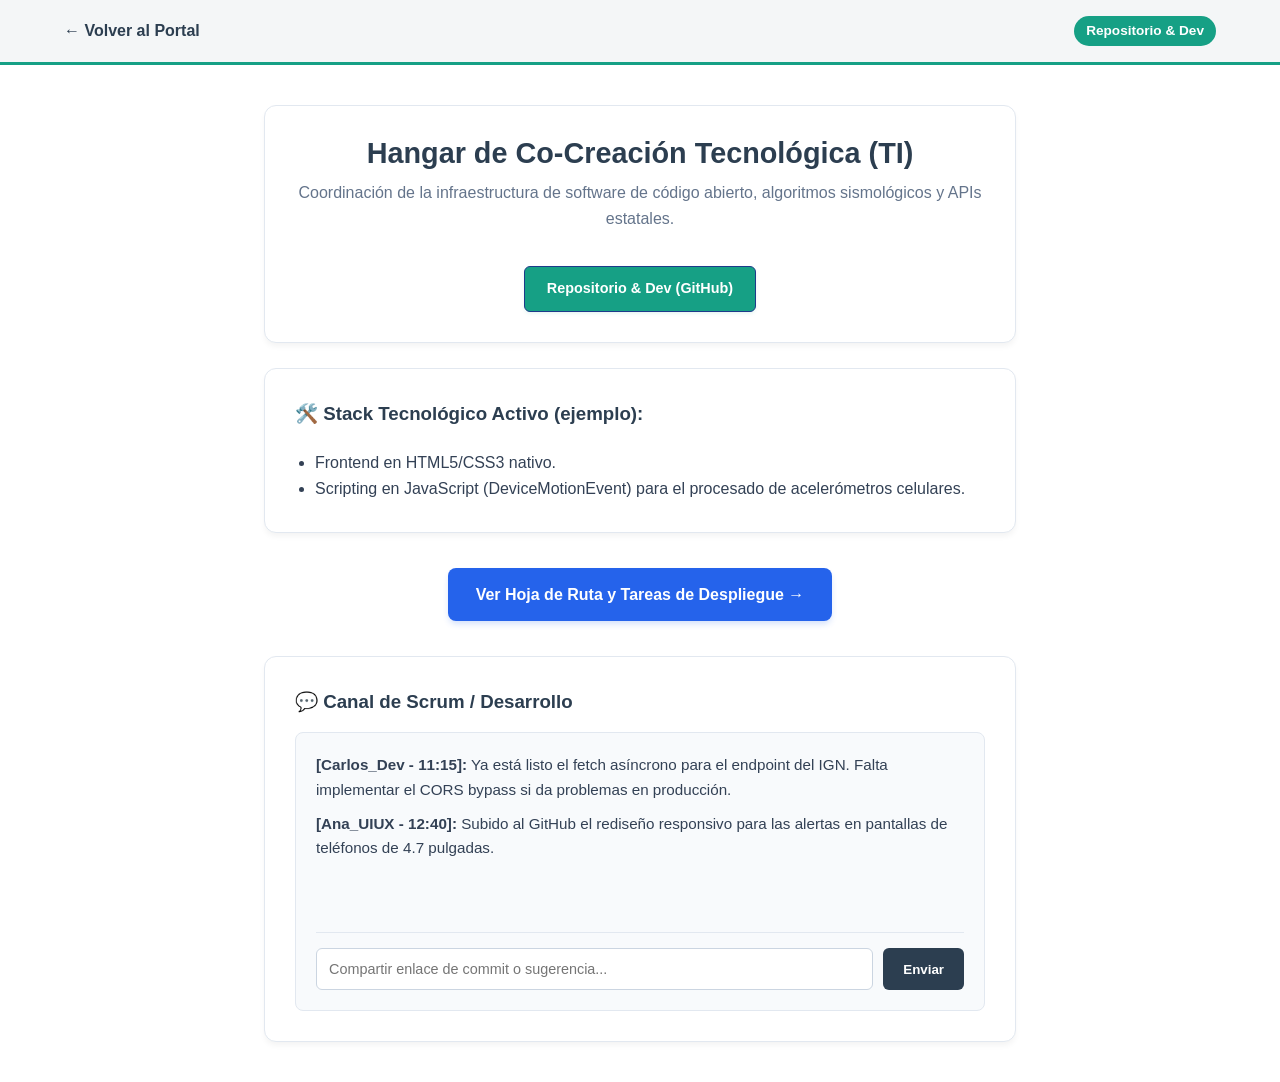
<file: tecnologo.html>
<!DOCTYPE html>
<html lang="es">
<head>
    <meta charset="UTF-8">
    <meta name="viewport" content="width=device-width, initial-scale=1.0">
    <meta name="description" content="Centro de operaciones e infraestructura tecnológica de GeoAlerta. Acceso a recursos de sistemas, servidores y soporte técnico para tecnólogos locales.">
    <title>Hangar TI - Grazalema Resiliente</title>
    <link rel="stylesheet" href="estilos.css">
</head>
<body>

    <!-- CABECERA DE LA PÁGINA -->
    <header class="main-header" style="background-color: #f4f6f7; border-bottom: 3px solid #16a085; padding: 1rem 0;">
        <div class="container header-flex" style="display: flex; align-items: center; justify-content: space-between; max-width: 1200px; margin: 0 auto; padding: 0 1.5rem;">
            <div class="logo">
                <a href="index.html" style="text-decoration: none; color: #2c3e50; font-weight: bold;"><strong>← Volver al Portal</strong></a>
            </div>
            <span class="status-pill" style="background: #16a085; color: #fff; padding: 4px 12px; border-radius: 20px; font-size: 0.85rem; font-weight: 600;">Repositorio & Dev</span>
        </div>
    </header>

    <!-- CONTENEDOR PRINCIPAL ESTRECHO (Mete todo en orden) -->
    <main class="content-section" style="max-width: 800px; margin: 40px auto; padding: 0 1.5rem; font-family: sans-serif;">
        
        <!-- CUADRO 1: TÍTULO Y ACCESO AL REPOSITORIO -->
        <section class="manifiesto-card" style="background: #ffffff; border: 1px solid #e2e8f0; border-radius: 12px; padding: 30px; margin-bottom: 25px; box-shadow: 0 4px 6px -1px rgba(0,0,0,0.05); text-align: center;">
            <h1 style="color: #2c3e50; font-size: 1.8rem; margin-bottom: 10px;">Hangar de Co-Creación Tecnológica (TI)</h1>
            <p class="subtitle" style="color: #64748b; font-size: 1rem; margin-bottom: 25px; line-height: 1.6;">Coordinación de la infraestructura de software de código abierto, algoritmos sismológicos y APIs estatales.</p>
            
            <a href="https://github.com/LMGCH/grazalema-resiliente/" 
   				class="btn-card" 
  				 target="_blank" 
   				rel="noopener noreferrer"
   				style="text-decoration: none; color: #ffffff !important; background-color: #16a085; padding: 10px 22px; border-radius: 6px; display: inline-block; font-weight: bold; box-shadow: 0 2px 4px -1px rgba(22, 160, 133, 0.15); transition: background-color 0.2s; margin-top: 10px;"
   				aria-label="Visitar el repositorio oficial de desarrollo y código fuente en GitHub de Grazalema Resiliente. Se abre en una pestaña nueva.">
   			 <strong>Repositorio & Dev (GitHub)</strong>
			</a>
        </section>
	            
        <!-- CUADRO 2: STACK TECNOLÓGICO -->
        <section class="manifiesto-card" style="background: #ffffff; border: 1px solid #e2e8f0; border-radius: 12px; padding: 30px; margin-bottom: 25px; box-shadow: 0 4px 6px -1px rgba(0,0,0,0.05);">
            <h3 style="color: #2c3e50; margin-bottom: 12px; display: flex; align-items: center; gap: 8px;">🛠️ Stack Tecnológico Activo (ejemplo):</h3>
            <p style="color: #475569; line-height: 1.6; margin: 0;"> 
			<ul style="margin-left: 20px; padding-top: 10px;">
                    <li>Frontend en HTML5/CSS3 nativo.</li>
                    <li>Scripting en JavaScript (DeviceMotionEvent) para el procesado de acelerómetros celulares.</li>
                </ul></p> 
        </section>

        <!-- BOTÓN ENLACE: HOJA DE RUTA -->
        <div style="text-align: center; margin: 35px 0;">
            <a href="manual-tecnologo.html" style="display: inline-block; background: #2563eb; color: #ffffff; padding: 14px 28px; border-radius: 8px; text-decoration: none; font-weight: bold; box-shadow: 0 4px 6px -1px rgba(37, 99, 235, 0.2); transition: background-color 0.2s;">
                Ver Hoja de Ruta y Tareas de Despliegue →
            </a>
        </div>

        <!-- CUADRO 3: CANAL DE SCRUM / CHAT -->
        <section class="manifiesto-card" style="background: #ffffff; border: 1px solid #e2e8f0; border-radius: 12px; padding: 30px; margin-bottom: 40px; box-shadow: 0 4px 6px -1px rgba(0,0,0,0.05);">
            <h3 style="color: #2c3e50; margin-bottom: 15px;">💬 Canal de Scrum / Desarrollo</h3>
            
            <div class="chat-container" style="border: 1px solid #e2e8f0; border-radius: 8px; padding: 20px; background: #f8fafc; margin-top: 10px;">
                <div style="height: 180px; overflow-y: auto; margin-bottom: 15px; border-bottom: 1px solid #e2e8f0; padding-bottom: 10px;">
                    <p style="margin-bottom: 10px; font-size: 0.95rem; color: #334155;"><strong>[Carlos_Dev - 11:15]:</strong> Ya está listo el fetch asíncrono para el endpoint del IGN. Falta implementar el CORS bypass si da problemas en producción.</p>
                    <p style="margin-bottom: 10px; font-size: 0.95rem; color: #334155;"><strong>[Ana_UIUX - 12:40]:</strong> Subido al GitHub el rediseño responsivo para las alertas en pantallas de teléfonos de 4.7 pulgadas.</p>
                </div>
                
                <div style="display: flex; gap: 10px;">
                    <input type="text" placeholder="Compartir enlace de commit o sugerencia..." style="flex-grow: 1; padding: 12px; border: 1px solid #cbd5e1; border-radius: 6px; font-size: 0.9rem;">
                    <button style="padding: 12px 20px; border: none; background: #2c3e50; color: #ffffff; border-radius: 6px; font-weight: bold; cursor: pointer; transition: background 0.2s;">Enviar</button>
                </div>
            </div>
        </section>

    </main>

</body>
</html>
</file>
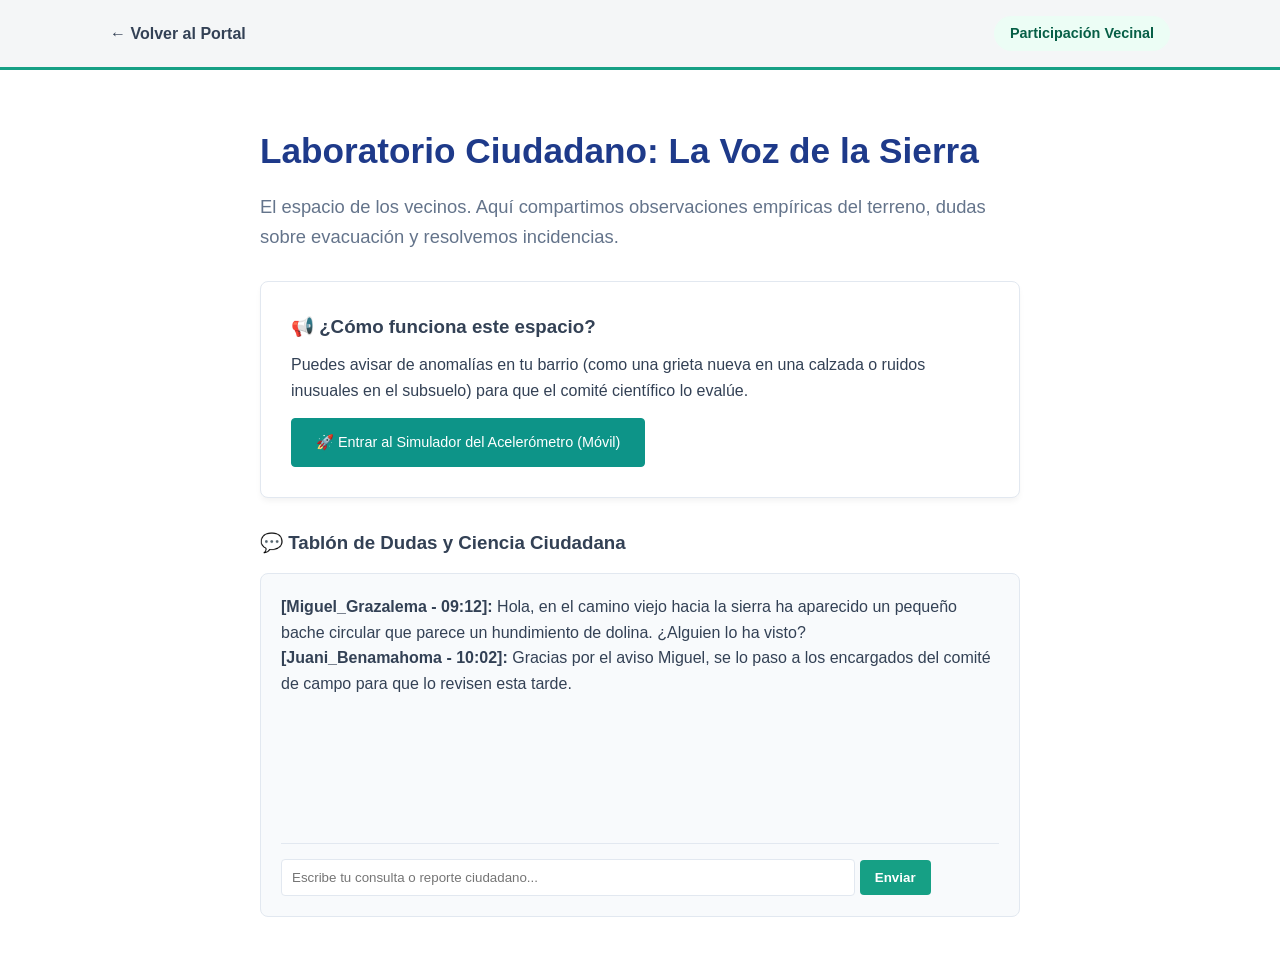
<file: vecino.html>
<!DOCTYPE html>
<html lang="es">
<head>
	<meta name="description" content="Portal del Laboratorio Ciudadano de GeoAlerta. Participa en el experimento interactivo y activa los sensores giroscópicos de tu móvil en Grazalema.">
    <meta charset="UTF-8">
    <meta name="viewport" content="width=device-width, initial-scale=1.0">
    <title>Laboratorio Ciudadano - Grazalema Resiliente</title>
    <link rel="stylesheet" href="estilos.css">
</head>
<body>
    <header class="main-header">
        <div class="container header-flex">
            <div class="logo"><a href="index.html" style="text-decoration:none; color:inherit;"><strong>← Volver al Portal</strong></a></div>
            <span class="status-pill">Participación Vecinal</span>
        </div>
    </header>

    <section class="content-section">
        <div class="container container-narrow">
            <h1>Laboratorio Ciudadano: La Voz de la Sierra</h1>
            <p class="subtitle">El espacio de los vecinos. Aquí compartimos observaciones empíricas del terreno, dudas sobre evacuación y resolvemos incidencias.</p>
            
            <div class="manifiesto-card" style="margin-bottom: 30px;">
                <h3>📢 ¿Cómo funciona este espacio?</h3>
                <p style="margin-top: 10px;">Puedes avisar de anomalías en tu barrio (como una grieta nueva en una calzada o ruidos inusuales en el subsuelo) para que el comité científico lo evalúe.</p>
<!-- ENLACE DIRECTO A TU PÁGINA DE EXPERIMENTO -->
    <a href="experimento.html" class="btn-card btn-primary" style="display: inline-block; text-decoration: none; padding: 10px 20px;">
        🚀 Entrar al Simulador del Acelerómetro (Móvil)
    </a>
	    </div>

            <h3>💬 Tablón de Dudas y Ciencia Ciudadana</h3>
            <div class="chat-container" style="border: 1px solid var(--border-color); border-radius: 8px; padding: 20px; background: var(--bg-light); margin-top: 15px;">
                <div style="height: 250px; overflow-y: auto; margin-bottom: 15px; border-bottom: 1px solid var(--border-color); padding-bottom: 10px;">
                    <p><strong>[Miguel_Grazalema - 09:12]:</strong> Hola, en el camino viejo hacia la sierra ha aparecido un pequeño bache circular que parece un hundimiento de dolina. ¿Alguien lo ha visto?</p>
                    <p><strong>[Juani_Benamahoma - 10:02]:</strong> Gracias por el aviso Miguel, se lo paso a los encargados del comité de campo para que lo revisen esta tarde.</p>
                </div>
                <input type="text" placeholder="Escribe tu consulta o reporte ciudadano..." style="width: 80%; padding: 10px; border: 1px solid var(--border-color); border-radius: 4px;">
                <button class="btn-nav" style="padding: 10px 15px; border: none; cursor: pointer;">Enviar</button>
            </div>
        </div>
    </section>
</body>
</html>
</file>
<file: estilos.css>
/* ==========================================================================
   VARIABLES DE DISEÑO SOBRIO Y CONFIGURACIÓN BASE
   ========================================================================== */
html {
    scroll-behavior: smooth;
}
:root {
    --primary-color: #1e3a8a; /* Azul institucional */
    --secondary-color: #0d9488; /* Verde azulado de control */
    --text-color: #334155; /* Gris oscuro suave para lectura */
    --bg-light: #f8fafc; /* Fondo gris claro limpio */
    --success-color: #10b981; /* Verde esmeralda para estados normales */
    --border-color: #e2e8f0;
}

* {
    box-sizing: border-box;
    margin: 0;
    padding: 0;
}

body {
    font-family: -apple-system, BlinkMacSystemFont, "Segoe UI", Roboto, Helvetica, Arial, sans-serif;
    color: var(--text-color);
    line-height: 1.6;
    background-color: #ffffff;
}

/* CONTENEDORES ELÁSTICOS */
.container {
    width: 100%;
    max-width: 1100px;
    margin: 0 auto;
    padding: 0 20px;
}

.container-narrow {
    max-width: 800px;
}

.text-center { text-align: center; }
.bg-light { background-color: var(--bg-light); }

/* ==========================================================================
   CABECERA INTEGRADA Y DEPURADA (GEOALERTA)
   ========================================================================== */
header, .main-header {
    background-color: #f4f6f7 !important; /* Gris claro sutil que unifica con Análisis */
    border-bottom: 3px solid #16a085 !important; /* Línea verde turquesa inferior */
    padding: 1rem 0 !important;
}

.header-flex {
    display: flex;
    justify-content: space-between;
    align-items: center;
}

/* Caja contenedora para el logotipo y las letras */
.logo-geoalerta {
    display: flex;
    align-items: center;
    gap: 12px;
    font-size: 1.25rem;
    color: var(--primary-color);
}

/* Ajuste proporcional de la imagen redonda */
.brand-image {
    height: 40px;
    width: auto;
    object-fit: contain;
}

.main-nav a {
    color: #2c3e50 !important; /* Gris oscuro ultra legible */
    text-decoration: none;
    margin-left: 20px;
    font-size: 0.95rem;
    font-weight: 600;
}

.main-nav a.active, .main-nav a:hover {
    color: #16a085 !important; /* Verde turquesa corporativo */
    border-bottom: 2px solid #16a085;
    padding-bottom: 4px;
}
/* 2. Oscurece el rojo de la magnitud sísmica (cambia el #e74c3c por este granate) */
.indicador-tarjeta strong, [style*="color:#e74c3c"] {
    color: #b81d18 !important; 
}

/* 3. Oscurece el azul del enlace de Creative Commons del footer */
.main-footer a[href*="creativecommons"] {
    color: #1a56db !important; /* Un azul marino con contraste excelente */
    text-decoration: underline !important;
}

/* ==========================================================================
   ESTILO BASE DEL BOTÓN COLABORAR 
   ========================================================================== */
.btn-nav {
    background: #16a085 !important;
    color: #ffffff !important; /* Texto blanco nativo al cargar */
    padding: 6px 12px;
    border-radius: 4px;
    text-decoration: none;
    font-weight: 600;
    display: inline-block;
}

/* REGLA DEFINITIVA: Mantiene las letras blancas al pasar el ratón */
.main-nav a.btn-nav:hover, 
.btn-nav:hover {
    color: #ffffff !important;        /* Fuerza el texto a seguir siendo blanco puro */
    background-color: #117a65 !important; /* Oscurece un poco el fondo verde como feedback */
    text-decoration: none !important;
}


/* ==========================================================================
   SECCIÓN HÉROE PRINCIPAL
   ========================================================================== */
.hero-section {
    padding: 80px 0;
    background: radial-gradient(circle at top right, #eff6ff 0%, #ffffff 100%);
}

h1 {
    font-size: 2.2rem;
    color: var(--primary-color);
    margin-bottom: 20px;
    line-height: 1.2;
}

.subtitle {
    font-size: 1.15rem;
    color: #64748b;
    margin-bottom: 30px;
}

/* PÍLDORA DE ESTADO */
.status-pill {
    display: inline-flex;
    align-items: center;
    background: #ecfdf5;
    color: #065f46;
    padding: 6px 16px;
    border-radius: 20px;
    font-size: 0.9rem;
    font-weight: 600;
}

.status-dot {
    width: 10px;
    height: 10px;
    background-color: var(--success-color);
    border-radius: 50%;
    margin-right: 8px;
}
/* ==========================================================================
   SECCIONES GENERALES Y MANIFIESTO
   ========================================================================== */
.content-section {
    padding: 60px 0;
}

.section-title {
    font-size: 1.75rem;
    color: var(--primary-color);
    text-align: center;
    margin-bottom: 40px;
}

.section-subtitle {
    color: #64748b;
    margin-top: -30px;
    margin-bottom: 40px;
}

.manifiesto-card {
    background: #ffffff;
    border: 1px solid var(--border-color);
    padding: 30px;
    border-radius: 8px;
    box-shadow: 0 4px 6px -1px rgba(0, 0, 0, 0.05);
}

.pilares-grid {
    display: grid;
    grid-template-columns: repeat(auto-fit, minmax(200px, 1fr));
    gap: 20px;
    margin-top: 30px;
    border-top: 1px solid var(--border-color);
    padding-top: 20px;
}

.pilar h3 {
    color: var(--secondary-color);
    font-size: 1.1rem;
    margin-bottom: 8px;
}

.pilar p {
    font-size: 0.9rem;
    color: #64748b;
}

/* ==========================================================================
   TARJETAS DE ACCIÓN TRICOLUMNA
   ========================================================================== */
.cards-grid {
    display: grid;
    grid-template-columns: repeat(auto-fit, minmax(280px, 1fr));
    gap: 30px;
}

.action-card {
    background: #ffffff;
    border: 1px solid var(--border-color);
    padding: 30px;
    border-radius: 8px;
    display: flex;
    flex-direction: column;
}

.card-icon {
    font-size: 2rem;
    margin-bottom: 15px;
}

.action-card h3 {
    color: var(--primary-color);
    margin-bottom: 12px;
}

.action-card p {
    font-size: 0.95rem;
    color: #64748b;
    margin-bottom: 20px;
    flex-grow: 1;
}

.btn-card {
    display: inline-block;
    text-align: center;
    padding: 10px;
    border: 1px solid var(--primary-color);
    color: var(--primary-color);
    text-decoration: none;
    border-radius: 4px;
    font-weight: 500;
    font-size: 0.9rem;
    transition: background 0.2s;
}

.btn-card:hover {
    background: #f1f5f9;
}

.btn-primary {
    background: var(--secondary-color);
    border-color: var(--secondary-color);
    color: #ffffff;
}

.btn-primary:hover {
    background: #0b7a70;
    color: #ffffff;
}

/* ==========================================================================
   ESTILOS DEL AULA KÁRSTICA
   ========================================================================== */
.aula-container {
    display: flex;
    flex-direction: column;
    gap: 40px;
    margin-top: 20px;
}

.aula-bloque {
    display: flex;
    align-items: center;
    background: #ffffff;
    border: 1px solid var(--border-color);
    border-radius: 8px;
    padding: 30px;
    box-shadow: 0 2px 4px rgba(0, 0, 0, 0.02);
}

.aula-bloque.reverse {
    background-color: var(--bg-light);
}

.aula-texto h3 {
    color: var(--primary-color);
    margin-bottom: 12px;
    font-size: 1.3rem;
}

.aula-texto p {
    color: var(--text-color);
    font-size: 1rem;
    text-align: justify;
}

/* ==========================================================================
   ESTILOS DEL FORMULARIO DE CAPTACIÓN
   ========================================================================== */
.form-container {
    background: #ffffff;
    border: 1px solid var(--border-color);
    border-radius: 8px;
    max-width: 700px;
    margin: 50px auto 0 auto;
    padding: 35px;
    box-shadow: 0 4px 10px rgba(0, 0, 0, 0.03);
}

.form-header {
    text-align: center;
    margin-bottom: 25px;
    border-bottom: 1px solid var(--border-color);
    padding-bottom: 15px;
}

.form-header h3 {
    color: var(--primary-color);
    font-size: 1.4rem;
    margin-bottom: 8px;
}

.form-header p {
    color: #64748b;
    font-size: 0.95rem;
}

.form-group-row {
    display: flex;
    gap: 20px;
    margin-bottom: 20px;
}

.form-group {
    flex: 1;
    display: flex;
    flex-direction: column;
}

.form-group label {
    font-size: 0.85rem;
    font-weight: 600;
    color: var(--text-color);
    margin-bottom: 6px;
}

.form-group input, .form-group select {
    padding: 10px;
    border: 1px solid var(--border-color);
    border-radius: 4px;
    font-size: 0.95rem;
    color: var(--text-color);
    background-color: var(--bg-light);
}

.form-group input:focus, .form-group select:focus {
    outline: none;
    border-color: var(--secondary-color);
    background-color: #ffffff;
}

.form-group-checkbox {
    display: flex;
    align-items: flex-start;
    gap: 10px;
    margin-bottom: 25px;
}

.form-group-checkbox input {
    margin-top: 4px;
}

.form-group-checkbox label {
    font-size: 0.85rem;
    color: #64748b;
    line-height: 1.4;
}

.btn-submit {
    background-color: var(--primary-color);
    color: #ffffff;
    border: none;
    padding: 12px 30px;
    font-size: 1rem;
    font-weight: 600;
    border-radius: 4px;
    cursor: pointer;
    transition: background 0.2s;
}

.btn-submit:hover {
    background-color: #1d4ed8;
}

/* ==========================================================================
   ACTUALIZACIÓN PANEL DOBLE API (DATOS EN VIVO)
   ========================================================================== */
.panel-monitoreo {
    display: grid;
    grid-template-columns: repeat(auto-fit, minmax(300px, 1fr));
    gap: 25px;
    margin-bottom: 15px;
}

.indicador-tarjeta {
    background: #ffffff;
    border: 1px solid var(--border-color);
    border-radius: 8px;
    padding: 25px;
    display: flex;
    flex-direction: column;
    align-items: center;
    text-align: center;
    box-shadow: 0 4px 6px -1px rgba(0, 0, 0, 0.05);
}

.info-dinamica {
    margin-top: 15px;
    font-size: 0.95rem;
    color: var(--text-color);
}

.sync-banner {
    text-align: center;
    margin-top: 10px;
}

/* ==========================================================================
   ESTILOS DEL SISMÓGRAFO EXPERIMENTAL
   ========================================================================== */
.ejes-container {
    display: grid;
    grid-template-columns: repeat(3, 1fr);
    gap: 10px;
    margin: 20px 0;
}

.eje-card {
    background: var(--bg-light);
    border: 1px solid var(--border-color);
    padding: 10px 5px;
    border-radius: 6px;
    font-family: monospace;
    font-size: 0.9rem; 
    font-weight: bold;
    text-align: center;
}

.vibracion-barra-bg {
    background: #e2e8f0;
    border-radius: 10px;
    height: 15px;
    width: 100%;
    overflow: hidden;
    margin-top: 25px;
}

.vibracion-barra-fg {
    background: var(--secondary-color);
    height: 100%;
    width: 0%;
    transition: width 0.1s ease;
}

.log-container {
    background: #1e293b;
    color: #38bdf8;
    padding: 15px;
    border-radius: 6px;
    text-align: left;
    font-family: monospace;
    font-size: 0.85rem;
    max-height: 150px;
    overflow-y: auto;
}

.log-container h4 { color: #f8fafc; margin-bottom: 8px; }
.log-container ul { list-style: none; padding-left: 0; }
.log-container li { margin-bottom: 4px; border-bottom: 1px solid #334155; padding-bottom: 20px; }

/* Colores del semáforo de alertas con contraste accesible */
.alert-verde {
    background-color: #e6f4ea; /* Verde pastel muy suave */
    color: #137333;            /* Verde bosque oscuro y legible para el texto */
    font-weight: 600;
}

.alert-naranja { 
    background-color: #ffe6cc; /* Naranja pastel */
    color: #a03c00;            /* Teja/marrón oscuro */
    font-weight: 600;
}

.alert-rojo { 
    background-color: #fde8e8; /* Rosa/rojo pastel */
    color: #821010;            /* Granate profundo */
    font-weight: 600;
}

.recursos-tecnicos {
    background: #f8f9fa;
    border-left: 4px solid #0d6efd;
    padding: 20px;
    margin-top: 30px;
    border-radius: 4px;
}

.lista-descargas {
    list-style: none;
    padding-left: 0;
}

.lista-descargas li {
    margin-bottom: 12px;
}

.lista-descargas a {
 color: #212529;
 text-decoration: none;
 display: inline-block;
}
.lista-descargas a:hover {
 color: #0d6efd;
 text-decoration: underline;
}
/* NUEVAS REGLAS DE CONTRASTE ACCESIBLE PARA CRÉDITOS DE TERCEROS */
.data-credits a[href*="seismicportal"] {
 color: #1a56db !important; /* Azul marino de alta visibilidad */
 font-weight: 600;
}
.data-credits a[href*="open-meteo"] {
 color: #1b5e20 !important; /* Verde bosque denso que pasa el filtro WCAG */
 font-weight: 600;
}

.lista-descargas a:hover {
    color: #0d6efd;
    text-decoration: underline;
}

/* ==========================================================================
   PIE DE PÁGINA Y TRANSPARENCIA LEGAL
   ========================================================================== */
.main-footer {
    background: var(--primary-color);
    color: #94a3b8;
    padding: 30px 0;
    font-size: 0.85rem;
}
.main-footer a {
 display: inline-block;
 padding: 0.8rem 1rem !important; /* Genera la zona de pulsación de 48px exigida por Google */
 margin: 0.4rem 0.2rem !important; /* Separa los enlaces físicamente en horizontal */
 color: #ffffff !important;        /* Forzamos texto blanco para un contraste perfecto */
 transition: color 0.2s ease;
}
.main-footer a:hover {
 color: #0d9488 !important;        /* Color secundario corporativo al pasar el ratón */
}

.legal-notice {
    padding: 20px 0;
    border-top: 1px solid var(--border-color);
}

.legal-text {
    font-size: 0.75rem;
    color: #64748b;
    max-width: 800px;
    margin: 0 auto;
    line-height: 1.5;
    text-align: justify;
}

/* ==========================================================================
   ESPACIADO TÁCTIL EXCLUSIVO PARA PANTALLAS MÓVILES
   ========================================================================== */
@media (max-width: 768px) {
 .main-nav a {
 padding: 1rem 1.2rem !important; /* Amplía la zona de pulsación del dedo */
 margin: 0.4rem 0.2rem !important; /* Separa físicamente un enlace de otro */
 display: inline-block !important;
 }
}

@media (max-width: 480px) {
 /* Forzamos a que las tres cajas se apilen una debajo de otra */
 .ejes-container { 
 grid-template-columns: 1fr !important; 
 gap: 10px !important; 
 }
 /* Rediseñamos la tarjeta para que el texto y el número se organicen en horizontal */
 .eje-card {
 font-size: 0.9rem !important;
 padding: 12px 15px !important;
 display: flex !important;
 justify-content: space-between !important;
 align-items: center !important;
 text-align: left !important;
 }
}

@media (max-width: 600px) {
    .form-group-row {
        flex-direction: column;
        gap: 15px;
        margin-bottom: 15px;
    }
    .form-container { padding: 20px; }
}

@media (max-width: 480px) {
    /* Forzamos a que las tres cajas se apilen una debajo de otra */
    .ejes-container { 
        grid-template-columns: 1fr !important; 
        gap: 10px !important; 
    }
   /* ==========================================================================
      Espaciado táctil exclusivo para pantallas móviles
   /* ==========================================================================
@media (max-width: 768px) {
    .main-nav a {
        padding: 1rem 1.2rem !important; /* Amplía la zona de pulsación del dedo */
        margin: 0.4rem 0.2rem !important;  /* Separa físicamente un enlace de otro */
        display: inline-block !important;
    }
}
      /* Amplía el área de pulsación de los enlaces del pie de página */
.main-footer a {
    display: inline-block;
    padding: 0.8rem 1rem !important; /* Genera un escudo de 48px exigido por Google */
    margin: 0.4rem 0.2rem !important; /* Separa los enlaces físicamente */
}

/* Separa el botón de Espacio Vecinal de otros elementos */
.btn-card.btn-primary {
    padding: 12px 24px !important;
    margin-top: 15px !important;
    display: inline-block;
}
   
    /* Rediseñamos la tarjeta para que el texto y el número se organicen en horizontal */
    .eje-card {
        font-size: 0.9rem !important;
        padding: 12px 15px !important;
        display: flex !important;
        justify-content: space-between !important;
        align-items: center !important;
        text-align: left !important;
    }
}
</file>
